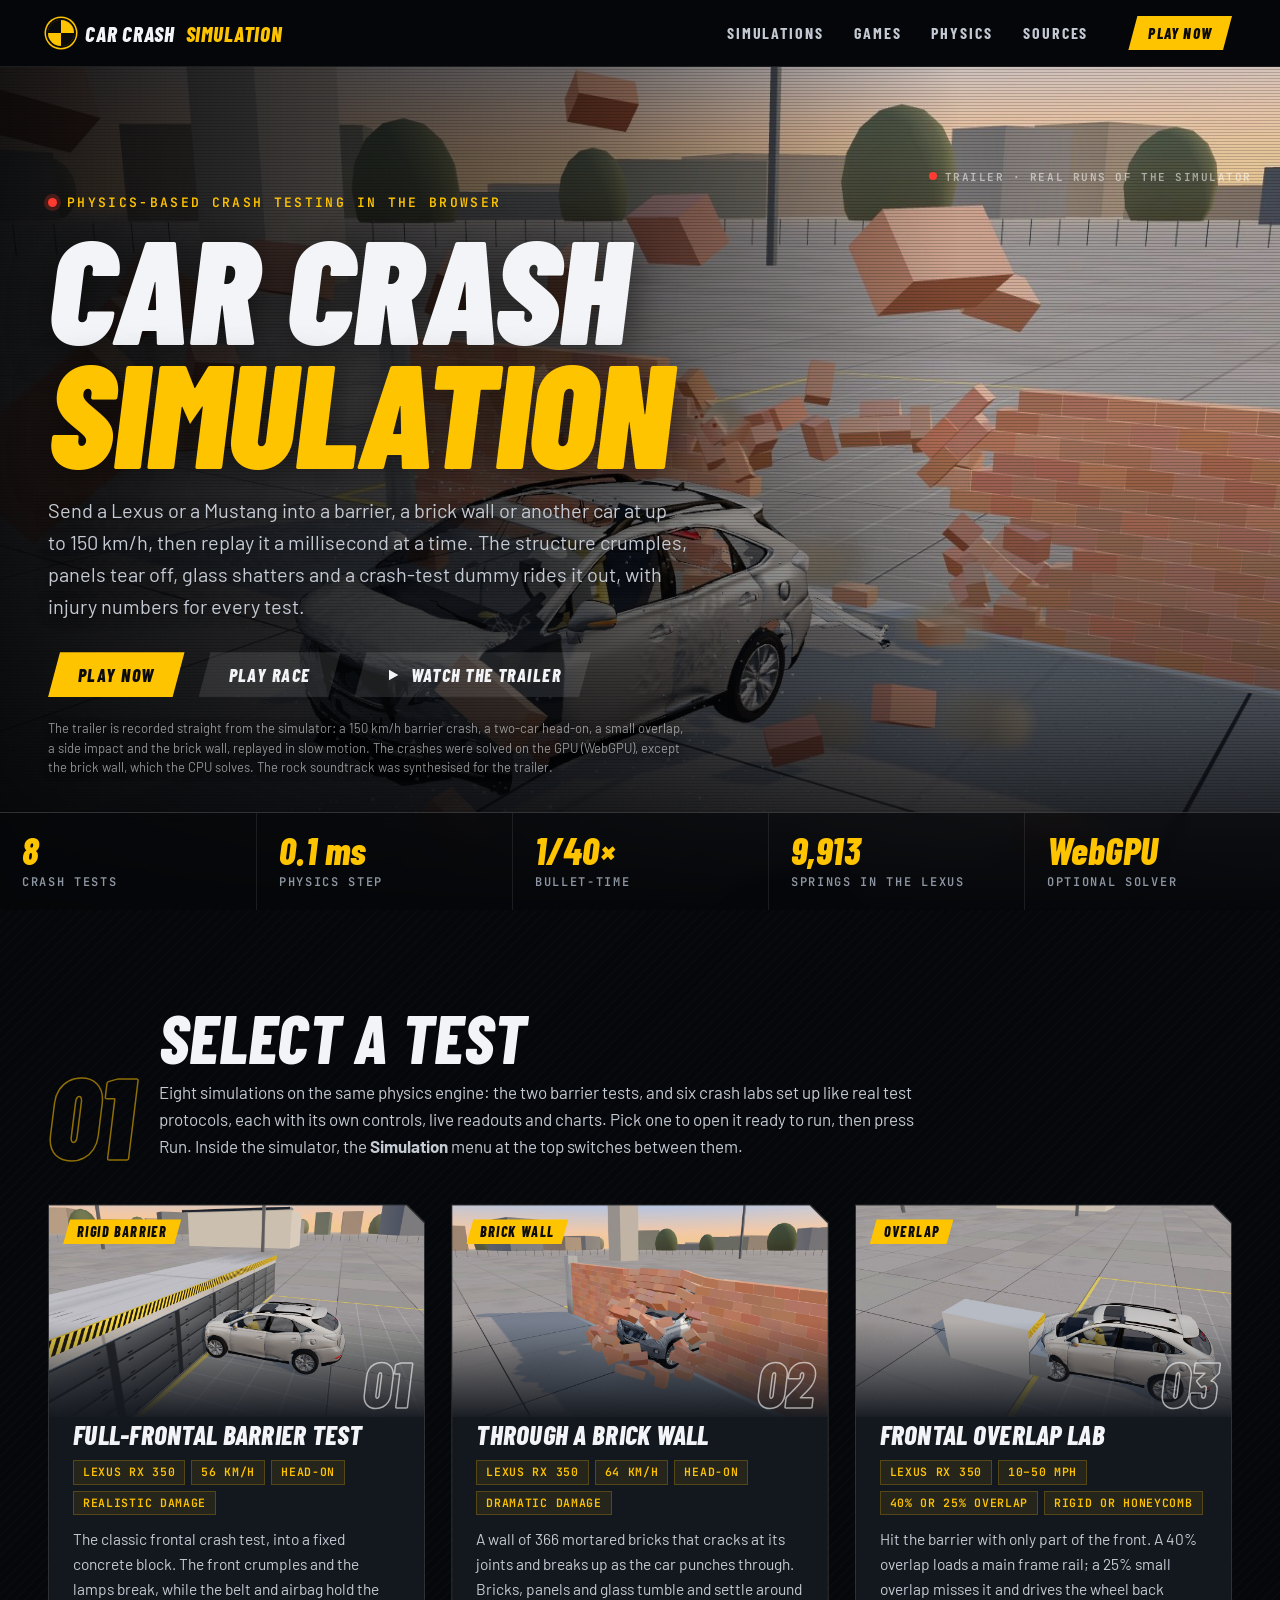
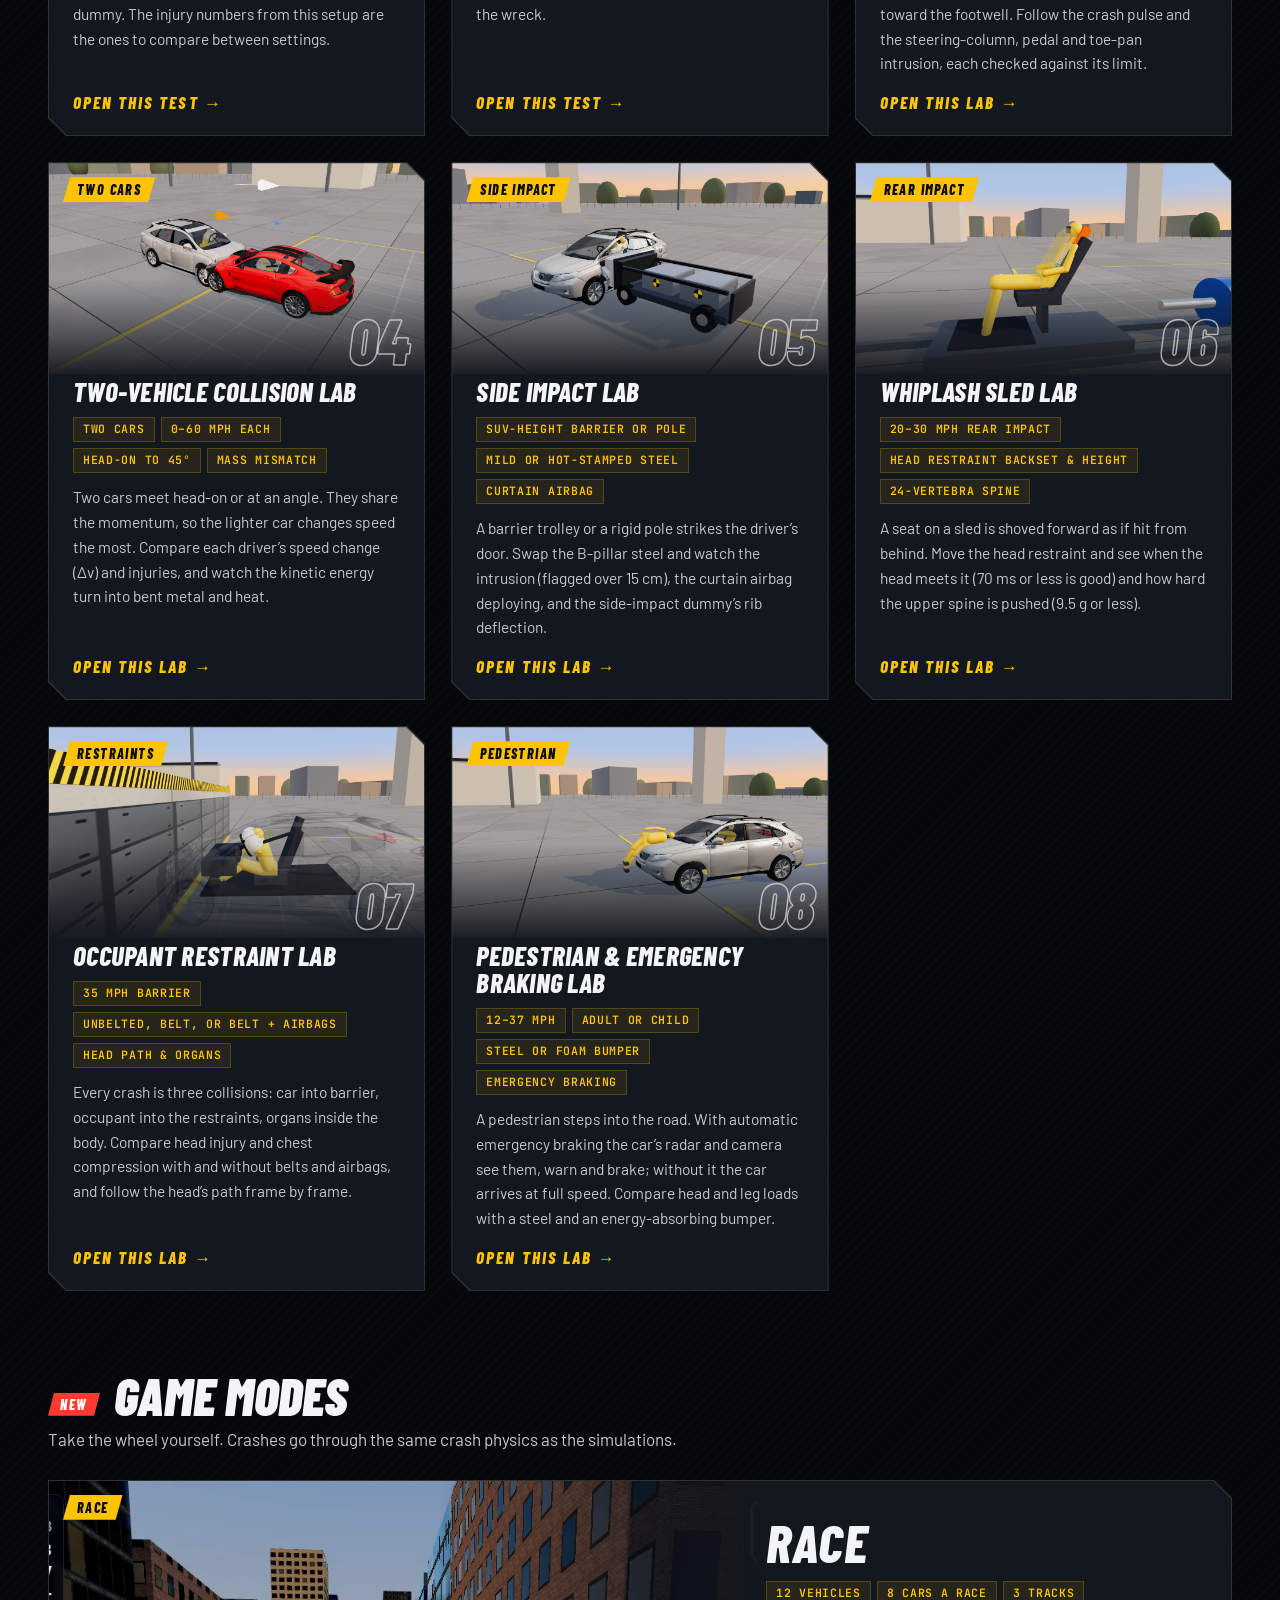
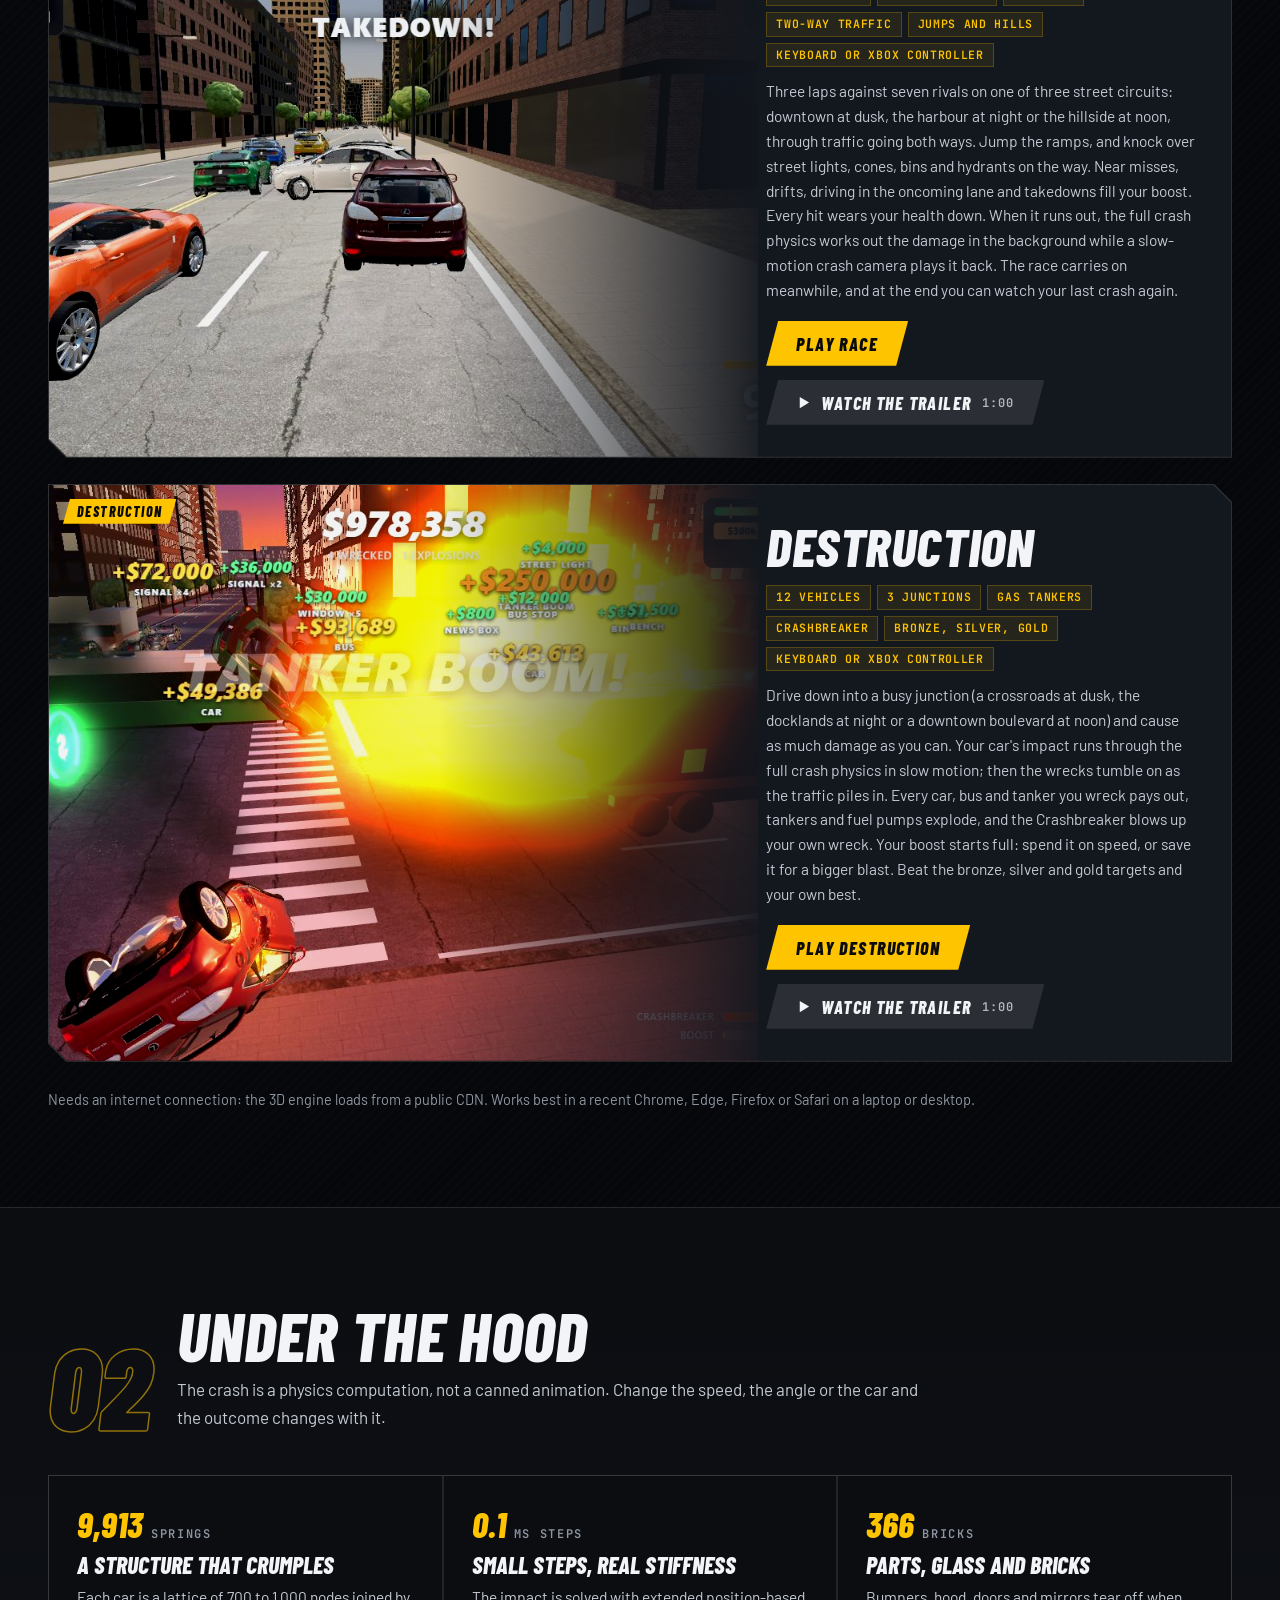
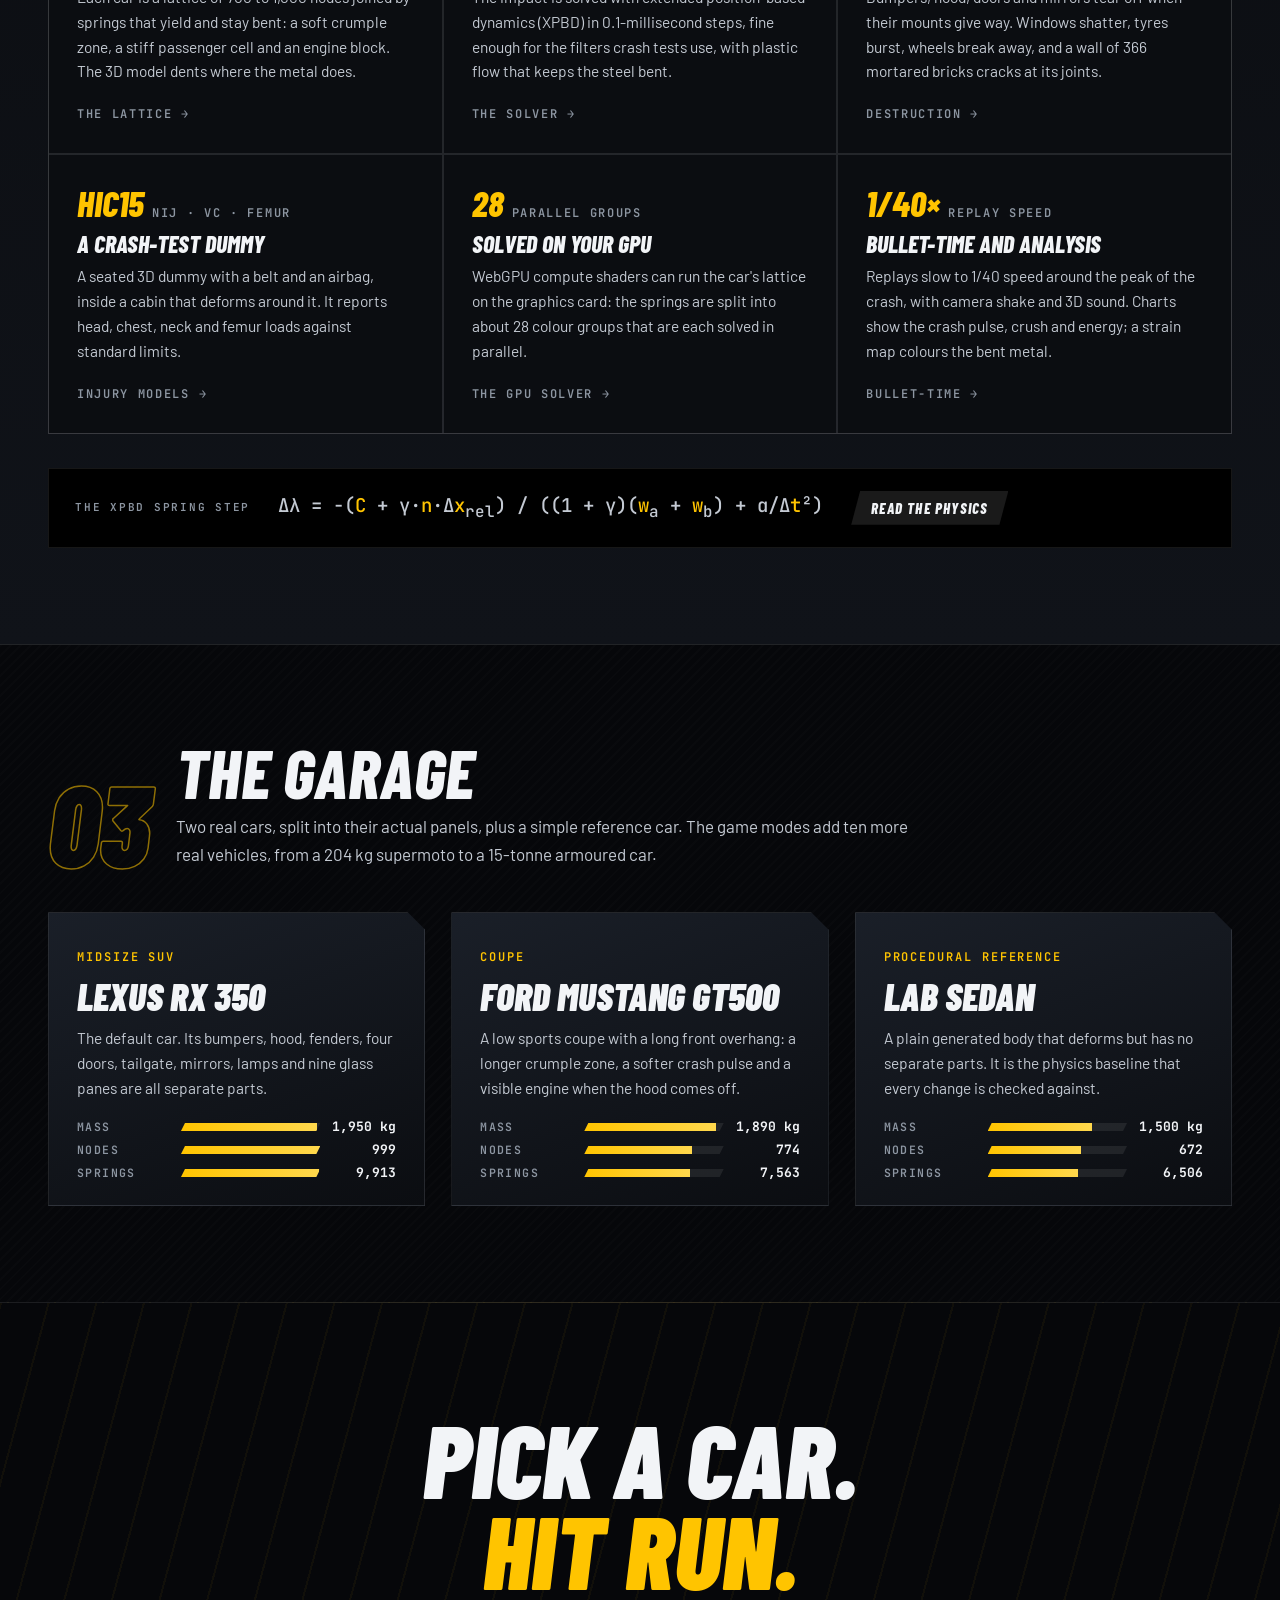
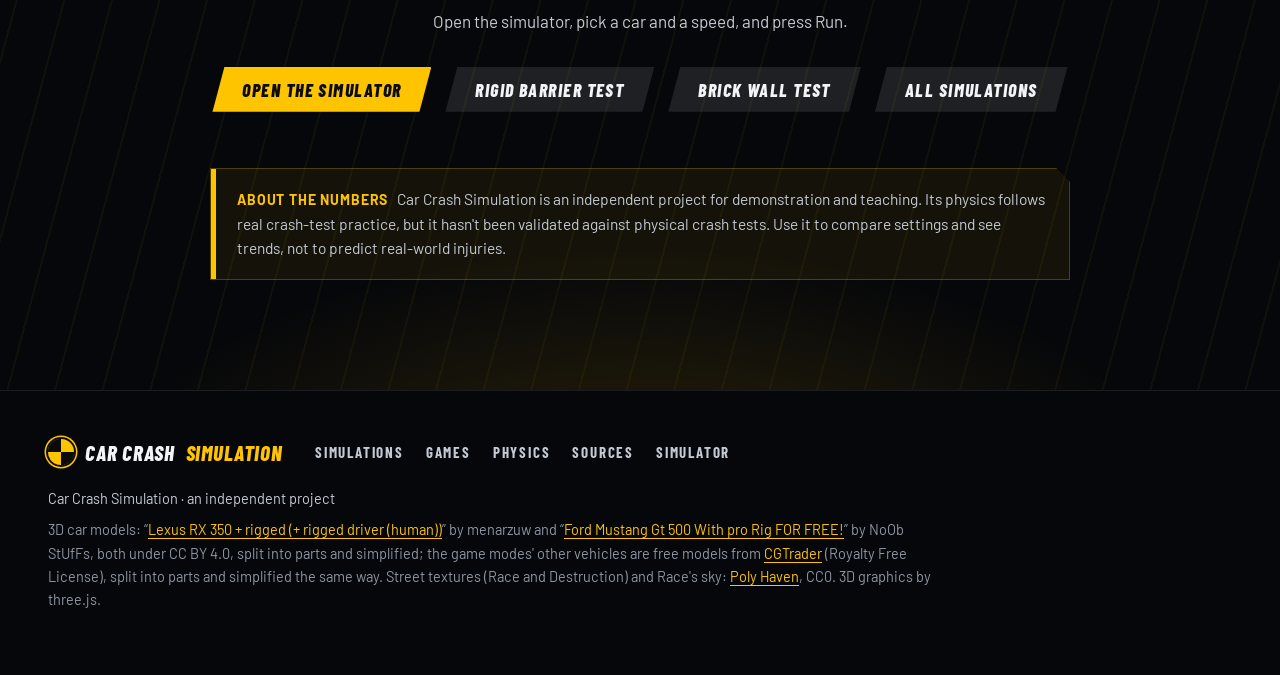
<file: home.html>
<!doctype html>
<html lang="en">
<head>
<meta charset="utf-8">
<meta name="viewport" content="width=device-width, initial-scale=1">
<title>Car Crash Simulation</title>
<meta name="description" content="A physics-based car crash simulation that runs in the browser: crumpling structure, parts and glass that break off, and a crash-test dummy with injury criteria.">
<meta name="theme-color" content="#06070a">
<link rel="preconnect" href="https://fonts.googleapis.com">
<link rel="preconnect" href="https://fonts.gstatic.com" crossorigin>
<link rel="stylesheet" href="https://fonts.googleapis.com/css2?family=Barlow+Condensed:ital,wght@0,600;0,700;0,800;1,700;1,800;1,900&family=Barlow:wght@400;500;600;700&family=JetBrains+Mono:wght@500;600;700&display=swap">
<link rel="stylesheet" href="css/site.css">
</head>
<body>

<header class="top">
  <div class="wrap">
    <a class="logo" href="#top"><i class="target"></i>Car Crash <b>Simulation</b></a>
    <nav class="nav" aria-label="Site">
      <a href="#simulations">Simulations</a>
      <a href="#games">Games</a>
      <a href="physics.html">Physics</a>
      <a href="sources.html">Sources</a>
    </nav>
    <a class="btn primary small" href="Simulator.html">Play now</a>
  </div>
</header>

<main>
  <section class="hero" id="top">
    <video id="loop" src="media/hero-loop.mp4" class="hero-video" poster="media/poster.jpg" muted loop playsinline preload="auto" aria-hidden="true"
      data-portrait="media/hero-loop-mobile.mp4" data-portrait-poster="media/poster-mobile.jpg"></video>
    <video id="reel" src="media/crash-reel.mp4" class="hero-video hero-reel" playsinline controls preload="none" hidden
      data-portrait="media/crash-reel-mobile.mp4" data-portrait-poster="media/poster-mobile.jpg"
      aria-label="One-minute trailer: crash tests recorded from the simulator, cut to a rock soundtrack"></video>
    <div class="hero-shade"></div>
    <p class="hero-caption"><i></i>Trailer · real runs of the simulator</p>
    <button class="btn small hero-close" id="reel-close" type="button" hidden>Close trailer ✕</button>
    <div class="wrap hero-content">
      <p class="kicker"><span class="dot"></span>Physics-based crash testing in the browser</p>
      <h1><span>Car Crash</span><span class="hz-text">Simulation</span></h1>
      <p class="lead">Send a Lexus or a Mustang into a barrier, a brick wall or another car at up to 150&nbsp;km/h, then replay it a millisecond at a time. The structure crumples, panels tear off, glass shatters and a crash-test dummy rides it out, with injury numbers for every test.</p>
      <div class="actions">
        <a class="btn primary" href="Simulator.html">Play now</a>
        <a class="btn" href="Race.html">Play Race</a>
        <button class="btn" id="reel-watch" type="button"><svg width="16" height="16" viewBox="0 0 24 24" aria-hidden="true"><path d="M6 4l14 8-14 8z" fill="currentColor"/></svg>Watch the trailer</button>
      </div>
      <p class="reel-note">The trailer is recorded straight from the simulator: a 150&nbsp;km/h barrier crash, a two-car head-on, a small overlap, a side impact and the brick wall, replayed in slow motion. The crashes were solved on the GPU (WebGPU), except the brick wall, which the CPU solves. The rock soundtrack was synthesised for the trailer.</p>
    </div>
    <div class="hero-stats">
      <div><b>8</b><span>Crash tests</span></div>
      <div><b>0.1&nbsp;ms</b><span>Physics step</span></div>
      <div><b>1/40×</b><span>Bullet-time</span></div>
      <div><b>9,913</b><span>Springs in the Lexus</span></div>
      <div><b>WebGPU</b><span>Optional solver</span></div>
    </div>
  </section>

  <section class="sec" id="simulations">
    <div class="wrap">
      <div class="sec-head">
        <span class="sec-no" aria-hidden="true">01</span>
        <h2>Select a test</h2>
        <p>Eight simulations on the same physics engine: the two barrier tests, and six crash labs set up like real test protocols, each with its own controls, live readouts and charts. Pick one to open it ready to run, then press Run. Inside the simulator, the <b>Simulation</b> menu at the top switches between them.</p>
      </div>
      <div class="labs">
        <a class="card" href="Simulator.html?preset=rigid"><div class="in">
          <div class="shot">
            <img src="media/shot-rigid.jpg" alt="The Lexus pressed into the concrete barrier at the moment of maximum crush, airbag deployed">
            <span class="tag">Rigid barrier</span>
          </div>
          <div class="body">
            <h3>Full-frontal barrier test</h3>
            <ul class="specs"><li>Lexus RX 350</li><li>56 km/h</li><li>Head-on</li><li>Realistic damage</li></ul>
            <p>The classic frontal crash test, into a fixed concrete block. The front crumples and the lamps break, while the belt and airbag hold the dummy. The injury numbers from this setup are the ones to compare between settings.</p>
            <span class="go">Open this test →</span>
          </div>
          </div></a>
        <a class="card" href="Simulator.html?preset=brick"><div class="in">
          <div class="shot">
            <img src="media/shot-brick.jpg" alt="The Lexus bursting through a brick wall, bricks flying">
            <span class="tag">Brick wall</span>
          </div>
          <div class="body">
            <h3>Through a brick wall</h3>
            <ul class="specs"><li>Lexus RX 350</li><li>64 km/h</li><li>Head-on</li><li>Dramatic damage</li></ul>
            <p>A wall of 366 mortared bricks that cracks at its joints and breaks up as the car punches through. Bricks, panels and glass tumble and settle around the wreck.</p>
            <span class="go">Open this test →</span>
          </div>
          </div></a>
        <a class="card" href="Simulator.html?lab=overlap"><div class="in">
          <div class="shot">
            <img src="media/lab-overlap.jpg" alt="The Lexus driving its left front corner into an offset barrier with a crushed aluminium honeycomb face, airbag deployed">
            <span class="tag">Overlap</span>
          </div>
          <div class="body">
            <h3>Frontal overlap lab</h3>
            <ul class="specs"><li>Lexus RX 350</li><li>10&ndash;50 mph</li><li>40% or 25% overlap</li><li>Rigid or honeycomb</li></ul>
            <p>Hit the barrier with only part of the front. A 40% overlap loads a main frame rail; a 25% small overlap misses it and drives the wheel back toward the footwell. Follow the crash pulse and the steering-column, pedal and toe-pan intrusion, each checked against its limit.</p>
            <span class="go">Open this lab &rarr;</span>
          </div>
          </div></a>
        <a class="card" href="Simulator.html?lab=multi"><div class="in">
          <div class="shot">
            <img src="media/lab-multi.jpg" alt="A Mustang and a heavier Lexus SUV crumpled together head-on, with arrows showing each car&rsquo;s momentum">
            <span class="tag">Two cars</span>
          </div>
          <div class="body">
            <h3>Two-vehicle collision lab</h3>
            <ul class="specs"><li>Two cars</li><li>0&ndash;60 mph each</li><li>Head-on to 45&deg;</li><li>Mass mismatch</li></ul>
            <p>Two cars meet head-on or at an angle. They share the momentum, so the lighter car changes speed the most. Compare each driver&rsquo;s speed change (&Delta;v) and injuries, and watch the kinetic energy turn into bent metal and heat.</p>
            <span class="go">Open this lab &rarr;</span>
          </div>
          </div></a>
        <a class="card" href="Simulator.html?lab=side"><div class="in">
          <div class="shot">
            <img src="media/lab-side.jpg" alt="A barrier trolley pushed into the driver&rsquo;s door of the Lexus, the curtain airbag filling the window">
            <span class="tag">Side impact</span>
          </div>
          <div class="body">
            <h3>Side impact lab</h3>
            <ul class="specs"><li>SUV-height barrier or pole</li><li>Mild or hot-stamped steel</li><li>Curtain airbag</li></ul>
            <p>A barrier trolley or a rigid pole strikes the driver&rsquo;s door. Swap the B-pillar steel and watch the intrusion (flagged over 15&nbsp;cm), the curtain airbag deploying, and the side-impact dummy&rsquo;s rib deflection.</p>
            <span class="go">Open this lab &rarr;</span>
          </div>
          </div></a>
        <a class="card" href="Simulator.html?lab=whiplash"><div class="in">
          <div class="shot">
            <img src="media/lab-whiplash.jpg" alt="A crash dummy with a visible spine on a sled seat, its head pressed into the head restraint">
            <span class="tag">Rear impact</span>
          </div>
          <div class="body">
            <h3>Whiplash sled lab</h3>
            <ul class="specs"><li>20&ndash;30 mph rear impact</li><li>Head restraint backset & height</li><li>24-vertebra spine</li></ul>
            <p>A seat on a sled is shoved forward as if hit from behind. Move the head restraint and see when the head meets it (70&nbsp;ms or less is good) and how hard the upper spine is pushed (9.5&nbsp;g or less).</p>
            <span class="go">Open this lab &rarr;</span>
          </div>
          </div></a>
        <a class="card" href="Simulator.html?lab=restraint"><div class="in">
          <div class="shot">
            <img src="media/lab-restraint.jpg" alt="An X-ray view of the dummy held by the seatbelt and airbag as the car crushes against the barrier">
            <span class="tag">Restraints</span>
          </div>
          <div class="body">
            <h3>Occupant restraint lab</h3>
            <ul class="specs"><li>35 mph barrier</li><li>Unbelted, belt, or belt + airbags</li><li>Head path & organs</li></ul>
            <p>Every crash is three collisions: car into barrier, occupant into the restraints, organs inside the body. Compare head injury and chest compression with and without belts and airbags, and follow the head&rsquo;s path frame by frame.</p>
            <span class="go">Open this lab &rarr;</span>
          </div>
          </div></a>
        <a class="card" href="Simulator.html?lab=pedestrian"><div class="in">
          <div class="shot">
            <img src="media/lab-pedestrian.jpg" alt="A crossing pedestrian thrown onto the hood of the Lexus">
            <span class="tag">Pedestrian</span>
          </div>
          <div class="body">
            <h3>Pedestrian &amp; emergency braking lab</h3>
            <ul class="specs"><li>12&ndash;37 mph</li><li>Adult or child</li><li>Steel or foam bumper</li><li>Emergency braking</li></ul>
            <p>A pedestrian steps into the road. With automatic emergency braking the car&rsquo;s radar and camera see them, warn and brake; without it the car arrives at full speed. Compare head and leg loads with a steel and an energy-absorbing bumper.</p>
            <span class="go">Open this lab &rarr;</span>
          </div>
          </div></a>
      </div>

      <h3 class="games-head" id="games">Game modes</h3>
      <p class="sub">Take the wheel yourself. Crashes go through the same crash physics as the simulations.</p>
      <div class="card game"><div class="in">
        <div class="shot">
          <img src="media/race.jpg" alt="Race mode: the player's Lexus in a pack of rival cars on a city street, with a rival spun round by a takedown">
          <video id="race" src="media/race-trailer.mp4" muted playsinline preload="none" data-preview="4,53"
            data-portrait="media/race-trailer-mobile.mp4"
            aria-label="One-minute trailer of the Race game mode at dusk: the start, the pack, near misses with oncoming traffic, a takedown, a jump in slow motion and a head-on crash"></video>
          <span class="tag">Race</span>
        </div>
        <div class="body">
          <h3>Race</h3>
          <ul class="specs"><li>12 vehicles</li><li>8 cars a race</li><li>3 tracks</li><li>Two-way traffic</li><li>Jumps and hills</li><li>Keyboard or Xbox controller</li></ul>
          <p>Three laps against seven rivals on one of three street circuits: downtown at dusk, the harbour at night or the hillside at noon, through traffic going both ways. Jump the ramps, and knock over street lights, cones, bins and hydrants on the way. Near misses, drifts, driving in the oncoming lane and takedowns fill your boost. Every hit wears your health down. When it runs out, the full crash physics works out the damage in the background while a slow-motion crash camera plays it back. The race carries on meanwhile, and at the end you can watch your last crash again.</p>
          <div class="actions">
            <a class="btn primary" href="Race.html">Play Race</a>
            <button class="btn" type="button" data-trailer="race"><svg width="15" height="15" viewBox="0 0 24 24" aria-hidden="true"><path d="M6 3l15 9-15 9z" fill="currentColor"/></svg>Watch the trailer<small>1:00</small></button>
          </div>
        </div>
      </div></div>
      <div class="card game"><div class="in">
        <div class="shot">
          <img src="media/destruction.jpg" alt="Destruction mode: a gas tanker exploding in a busy junction at dusk, a wrecked car flipped over in front, the damage adding up in dollars">
          <video id="destruction" src="media/destruction-trailer.mp4" muted playsinline preload="none" data-preview="3,53"
            data-portrait="media/destruction-trailer-mobile.mp4"
            aria-label="One-minute trailer of the Destruction game mode: a flight over the junction at dusk, then a run over the ramp into the traffic, the crash in slow motion, exploding tankers, the Crashbreaker and a gold medal"></video>
          <span class="tag">Destruction</span>
        </div>
        <div class="body">
          <h3>Destruction</h3>
          <ul class="specs"><li>12 vehicles</li><li>3 junctions</li><li>Gas tankers</li><li>Crashbreaker</li><li>Bronze, silver, gold</li><li>Keyboard or Xbox controller</li></ul>
          <p>Drive down into a busy junction (a crossroads at dusk, the docklands at night or a downtown boulevard at noon) and cause as much damage as you can. Your car's impact runs through the full crash physics in slow motion; then the wrecks tumble on as the traffic piles in. Every car, bus and tanker you wreck pays out, tankers and fuel pumps explode, and the Crashbreaker blows up your own wreck. Your boost starts full: spend it on speed, or save it for a bigger blast. Beat the bronze, silver and gold targets and your own best.</p>
          <div class="actions">
            <a class="btn primary" href="Destruction.html">Play Destruction</a>
            <button class="btn" type="button" data-trailer="destruction"><svg width="15" height="15" viewBox="0 0 24 24" aria-hidden="true"><path d="M6 3l15 9-15 9z" fill="currentColor"/></svg>Watch the trailer<small>1:00</small></button>
          </div>
        </div>
      </div></div>
      <dialog class="trailer-box" id="trailer-box" aria-label="Trailer">
        <button class="trailer-close" type="button" aria-label="Close the trailer">&times;</button>
        <video playsinline controls></video>
      </dialog>
      <p class="hint">Needs an internet connection: the 3D engine loads from a public CDN. Works best in a recent Chrome, Edge, Firefox or Safari on a laptop or desktop.</p>
    </div>
  </section>

  <section class="sec alt" id="tech">
    <div class="wrap">
      <div class="sec-head">
        <span class="sec-no" aria-hidden="true">02</span>
        <h2>Under the hood</h2>
        <p>The crash is a physics computation, not a canned animation. Change the speed, the angle or the car and the outcome changes with it.</p>
      </div>
      <div class="tech">
        <a href="physics.html#1-the-vehicle-as-a-lattice"><b>9,913<small>springs</small></b><h3>A structure that crumples</h3><p>Each car is a lattice of 700 to 1,000 nodes joined by springs that yield and stay bent: a soft crumple zone, a stiff passenger cell and an engine block. The 3D model dents where the metal does.</p><span class="more">The lattice →</span></a>
        <a href="physics.html#2-the-solver-xpbd-with-plastic-flow"><b>0.1<small>ms steps</small></b><h3>Small steps, real stiffness</h3><p>The impact is solved with extended position-based dynamics (XPBD) in 0.1-millisecond steps, fine enough for the filters crash tests use, with plastic flow that keeps the steel bent.</p><span class="more">The solver →</span></a>
        <a href="physics.html#5-destruction"><b>366<small>bricks</small></b><h3>Parts, glass and bricks</h3><p>Bumpers, hood, doors and mirrors tear off when their mounts give way. Windows shatter, tyres burst, wheels break away, and a wall of 366 mortared bricks cracks at its joints.</p><span class="more">Destruction →</span></a>
        <a href="physics.html#occupant-and-injury-models"><b>HIC15<small>Nij · VC · femur</small></b><h3>A crash-test dummy</h3><p>A seated 3D dummy with a belt and an airbag, inside a cabin that deforms around it. It reports head, chest, neck and femur loads against standard limits.</p><span class="more">Injury models →</span></a>
        <a href="physics.html#9-the-gpu-solver-optional"><b>28<small>parallel groups</small></b><h3>Solved on your GPU</h3><p>WebGPU compute shaders can run the car's lattice on the graphics card: the springs are split into about 28 colour groups that are each solved in parallel.</p><span class="more">The GPU solver →</span></a>
        <a href="physics.html#bullet-time-shake-and-sound"><b>1/40×<small>replay speed</small></b><h3>Bullet-time and analysis</h3><p>Replays slow to 1/40 speed around the peak of the crash, with camera shake and 3D sound. Charts show the crash pulse, crush and energy; a strain map colours the bent metal.</p><span class="more">Bullet-time →</span></a>
      </div>
      <div class="equation">
        <span>The XPBD spring step</span>
        <div>Δλ = −(<em>C</em> + γ·<em>n</em>·Δ<em>x</em><sub>rel</sub>) / ((1 + γ)(<em>w</em><sub>a</sub> + <em>w</em><sub>b</sub>) + α/Δ<em>t</em>²)</div>
        <a class="btn small" href="physics.html">Read the physics</a>
      </div>
    </div>
  </section>

  <section class="sec" id="garage">
    <div class="wrap">
      <div class="sec-head">
        <span class="sec-no" aria-hidden="true">03</span>
        <h2>The garage</h2>
        <p>Two real cars, split into their actual panels, plus a simple reference car. The game modes add ten more real vehicles, from a 204&nbsp;kg supermoto to a 15-tonne armoured car.</p>
      </div>
      <div class="garage">
        <div class="car">
          <span class="class">Midsize SUV</span>
          <h3>Lexus RX 350</h3>
          <p>The default car. Its bumpers, hood, fenders, four doors, tailgate, mirrors, lamps and nine glass panes are all separate parts.</p>
          <dl class="bars">
            <div><dt>Mass</dt><i style="--v: 97.5%"></i><dd>1,950 kg</dd></div>
            <div><dt>Nodes</dt><i style="--v: 99.9%"></i><dd>999</dd></div>
            <div><dt>Springs</dt><i style="--v: 99.1%"></i><dd>9,913</dd></div>
          </dl>
        </div>
        <div class="car">
          <span class="class">Coupe</span>
          <h3>Ford Mustang GT500</h3>
          <p>A low sports coupe with a long front overhang: a longer crumple zone, a softer crash pulse and a visible engine when the hood comes off.</p>
          <dl class="bars">
            <div><dt>Mass</dt><i style="--v: 94.5%"></i><dd>1,890 kg</dd></div>
            <div><dt>Nodes</dt><i style="--v: 77.4%"></i><dd>774</dd></div>
            <div><dt>Springs</dt><i style="--v: 75.6%"></i><dd>7,563</dd></div>
          </dl>
        </div>
        <div class="car">
          <span class="class">Procedural reference</span>
          <h3>Lab sedan</h3>
          <p>A plain generated body that deforms but has no separate parts. It is the physics baseline that every change is checked against.</p>
          <dl class="bars">
            <div><dt>Mass</dt><i style="--v: 75%"></i><dd>1,500 kg</dd></div>
            <div><dt>Nodes</dt><i style="--v: 67.2%"></i><dd>672</dd></div>
            <div><dt>Springs</dt><i style="--v: 65.1%"></i><dd>6,506</dd></div>
          </dl>
        </div>
      </div>
    </div>
  </section>

  <section class="go-band">
    <div class="wrap">
      <h2>Pick a car.<br><span class="hz-text">Hit Run.</span></h2>
      <p>Open the simulator, pick a car and a speed, and press Run.</p>
      <div class="actions">
        <a class="btn primary" href="Simulator.html">Open the simulator</a>
        <a class="btn" href="Simulator.html?preset=rigid">Rigid barrier test</a>
        <a class="btn" href="Simulator.html?preset=brick">Brick wall test</a>
        <a class="btn" href="#simulations">All simulations</a>
      </div>
      <div class="note"><strong>About the numbers</strong> Car Crash Simulation is an independent project for demonstration and teaching. Its physics follows real crash-test practice, but it hasn't been validated against physical crash tests. Use it to compare settings and see trends, not to predict real-world injuries.</div>
    </div>
  </section>
</main>

<footer class="foot">
  <div class="wrap">
    <div class="row">
      <a class="logo" href="#top"><i class="target"></i>Car Crash <b>Simulation</b></a>
      <nav aria-label="Footer">
        <a href="#simulations">Simulations</a>
        <a href="#games">Games</a>
        <a href="physics.html">Physics</a>
        <a href="sources.html">Sources</a>
        <a href="Simulator.html">Simulator</a>
      </nav>
    </div>
    <p class="indie">Car Crash Simulation · an independent project</p>
    <p>3D car models: “<a href="https://sketchfab.com/3d-models/lexus-rx-350-rigged-rigged-driver-human-6b9a1994b2dd445c8248270c81eead6b">Lexus RX 350 + rigged (+ rigged driver (human))</a>” by menarzuw and “<a href="https://sketchfab.com/3d-models/ford-mustang-gt-500-with-pro-rig-for-free-f26a29f766844f46910547d6d2cc291d">Ford Mustang Gt 500 With pro Rig FOR FREE!</a>” by NoOb StUfFs, both under CC BY 4.0, split into parts and simplified; the game modes' other vehicles are free models from <a href="https://www.cgtrader.com/pages/terms-and-conditions">CGTrader</a> (Royalty Free License), split into parts and simplified the same way. Street textures (Race and Destruction) and Race's sky: <a href="https://polyhaven.com">Poly Haven</a>, CC0. 3D graphics by three.js.</p>
  </div>
</footer>

<script>
  // Behind the title runs a silent loop of crash footage (unless the visitor prefers reduced
  // motion). "Watch the trailer" swaps it for the trailer, with its soundtrack and the controls.
  // The game cards preview their trailers silently on hover and open them, with sound, in a box over
  // the page; on a phone held upright they are the 9:16 cuts (data-portrait). In the single-file
  // build (Car Crash Simulation.html) the videos are embedded as base64 (#<video id>-data) and
  // turned into blob URLs here.
  (function () {
    var loop = document.getElementById('loop'), reel = document.getElementById('reel');
    if (!loop || !reel) return;
    Array.prototype.forEach.call(document.querySelectorAll('video[id]'), function (v) {
      var data = document.getElementById(v.id + '-data');
      if (!data) return;
      var bin = atob(data.textContent.replace(/\s+/g, '')), buf = new Uint8Array(bin.length);
      for (var i = 0; i < bin.length; i++) buf[i] = bin.charCodeAt(i);
      v.src = URL.createObjectURL(new Blob([buf], { type: 'video/mp4' }));
    });
    // on a phone held upright, the 9:16 cuts (data-portrait): the hero's here, the game trailers' in their box
    var upright = window.matchMedia && window.matchMedia('(orientation: portrait) and (max-width: 760px)').matches;
    if (upright) Array.prototype.forEach.call(document.querySelectorAll('.hero video[data-portrait]'), function (v) {
      v.src = v.dataset.portrait; v.poster = v.dataset.portraitPoster;
    });
    var hero = loop.closest('.hero'), watch = document.getElementById('reel-watch'), close = document.getElementById('reel-close');
    var still = window.matchMedia && window.matchMedia('(prefers-reduced-motion: reduce)').matches;
    var play = function (v) { var q = v.play(); if (q && q.catch) q.catch(function () { /* blocked: the controls are there */ }); };
    watch.addEventListener('click', function () {
      hero.classList.add('cinema'); close.hidden = false; reel.hidden = false;
      loop.pause(); reel.muted = false; if (!reel.volume) reel.volume = 1; reel.currentTime = 0; play(reel);
      hero.scrollIntoView({ behavior: 'smooth', block: 'start' });
    });
    function leave() {
      reel.pause(); reel.hidden = true; hero.classList.remove('cinema'); close.hidden = true;
      if (!still) play(loop);
      watch.focus();
    }
    close.addEventListener('click', leave);
    reel.addEventListener('ended', leave);
    document.addEventListener('keydown', function (e) { if (e.key === 'Escape' && hero.classList.contains('cinema')) leave(); });
    if (!still) play(loop);
    // the game cards: while the pointer is over a card its trailer plays silently in the picture, looping
    // the action (data-preview: from, to in s; not on touch screens or with reduced motion). The picture
    // and "Watch the trailer" open the trailer with sound in a box over the page.
    var box = document.getElementById('trailer-box'), boxVideo = box.querySelector('video');
    var hover = window.matchMedia && window.matchMedia('(hover: hover) and (pointer: fine)').matches;
    Array.prototype.forEach.call(document.querySelectorAll('.card.game'), function (card) {
      var v = card.querySelector('.shot video'), range = (v.dataset.preview || '0,1e9').split(',').map(Number);
      v.addEventListener('playing', function () { card.classList.add('previewing'); });
      v.addEventListener('timeupdate', function () { if (v.currentTime > range[1]) v.currentTime = range[0]; });
      if (hover && !still) {
        card.addEventListener('mouseenter', function () {
          if (v.currentTime < range[0] || v.currentTime > range[1]) v.currentTime = range[0];
          v.preload = 'auto'; play(v);
        });
        card.addEventListener('mouseleave', function () { v.pause(); card.classList.remove('previewing'); });
      }
      var open = function () {
        if (hero.classList.contains('cinema')) leave();
        loop.pause(); v.pause(); card.classList.remove('previewing');
        var tall = upright && v.dataset.portrait;
        box.classList.toggle('portrait', !!tall);
        boxVideo.src = tall || v.currentSrc || v.src;
        box.showModal();
        boxVideo.muted = false; if (!boxVideo.volume) boxVideo.volume = 1; play(boxVideo);
      };
      card.querySelector('.shot').addEventListener('click', open);
      card.querySelector('[data-trailer]').addEventListener('click', open);
    });
    var shut = function () { if (box.open) box.close(); };
    box.addEventListener('close', function () { boxVideo.pause(); boxVideo.removeAttribute('src'); boxVideo.load(); if (!still) play(loop); });
    box.addEventListener('click', function (e) { if (e.target === box) shut(); });   // outside the video
    box.querySelector('.trailer-close').addEventListener('click', shut);
    boxVideo.addEventListener('ended', shut);
  })();
</script>
</body>
</html>
</file>
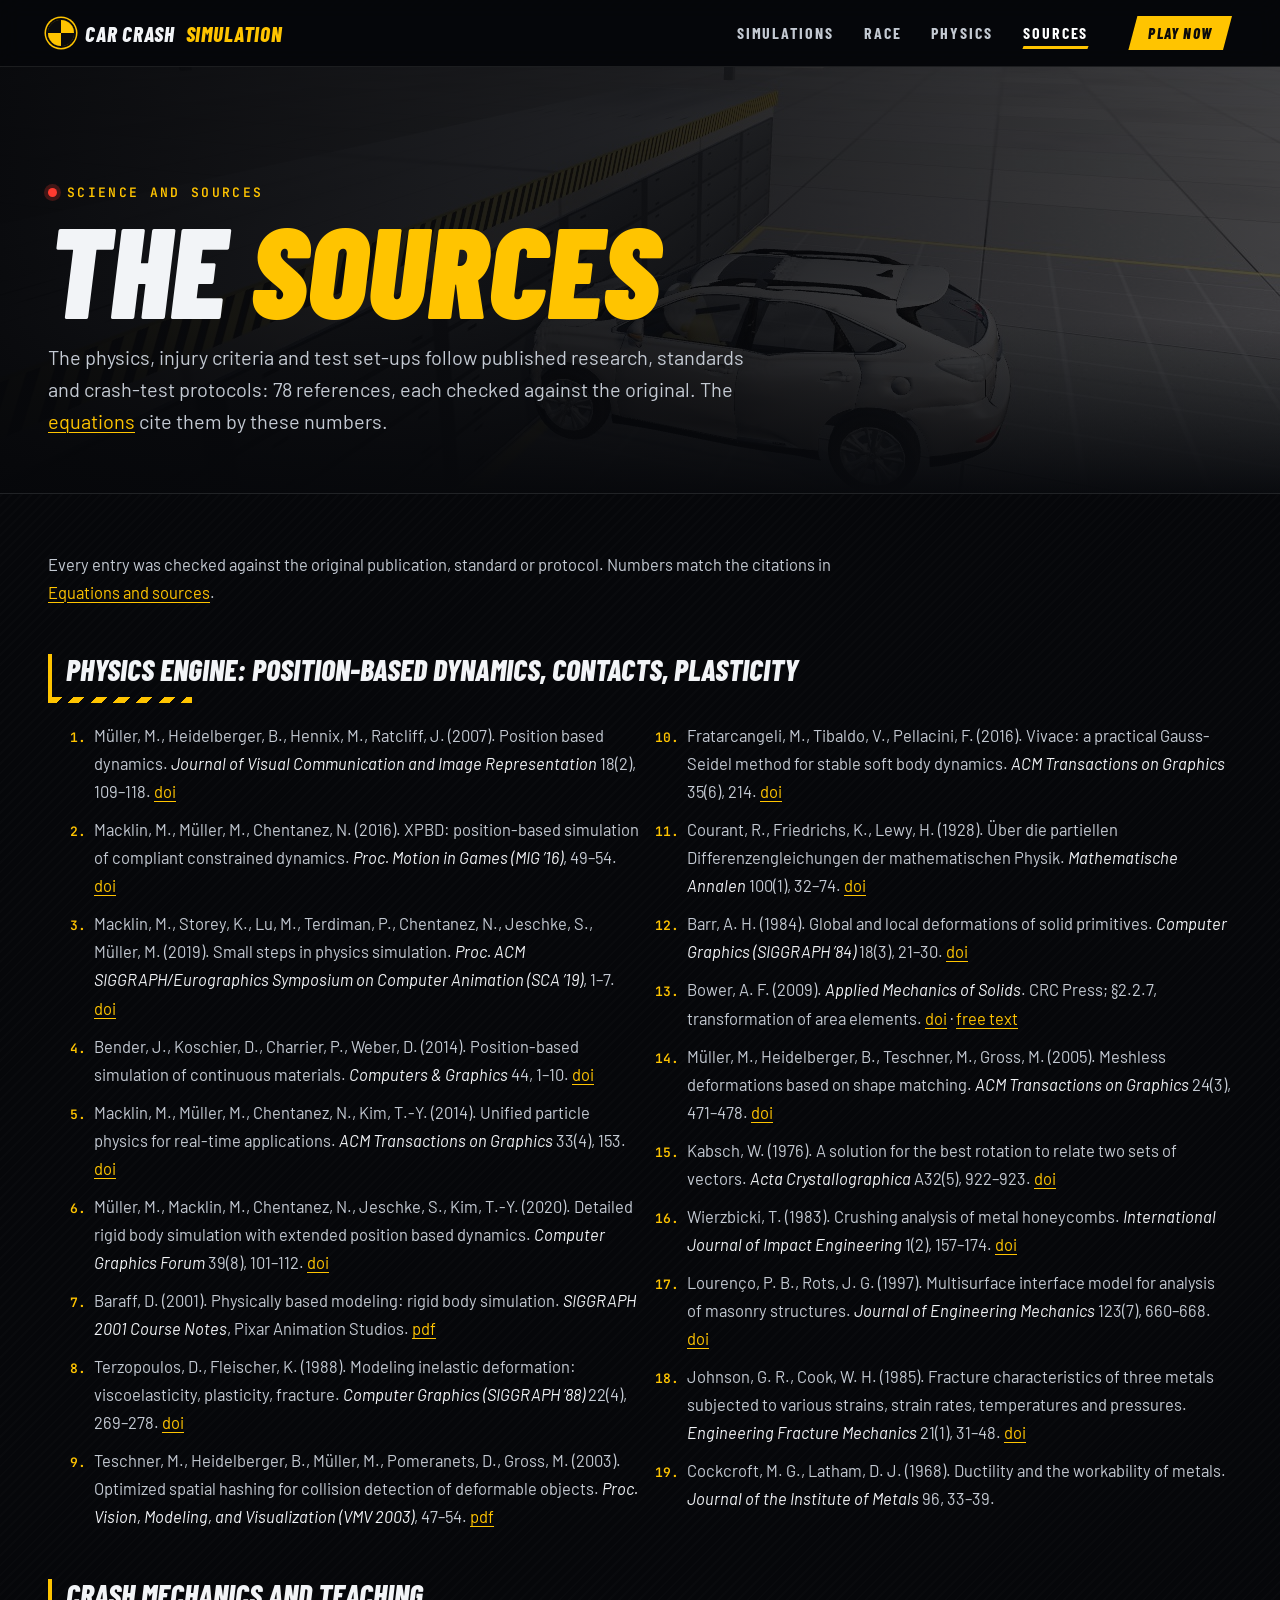
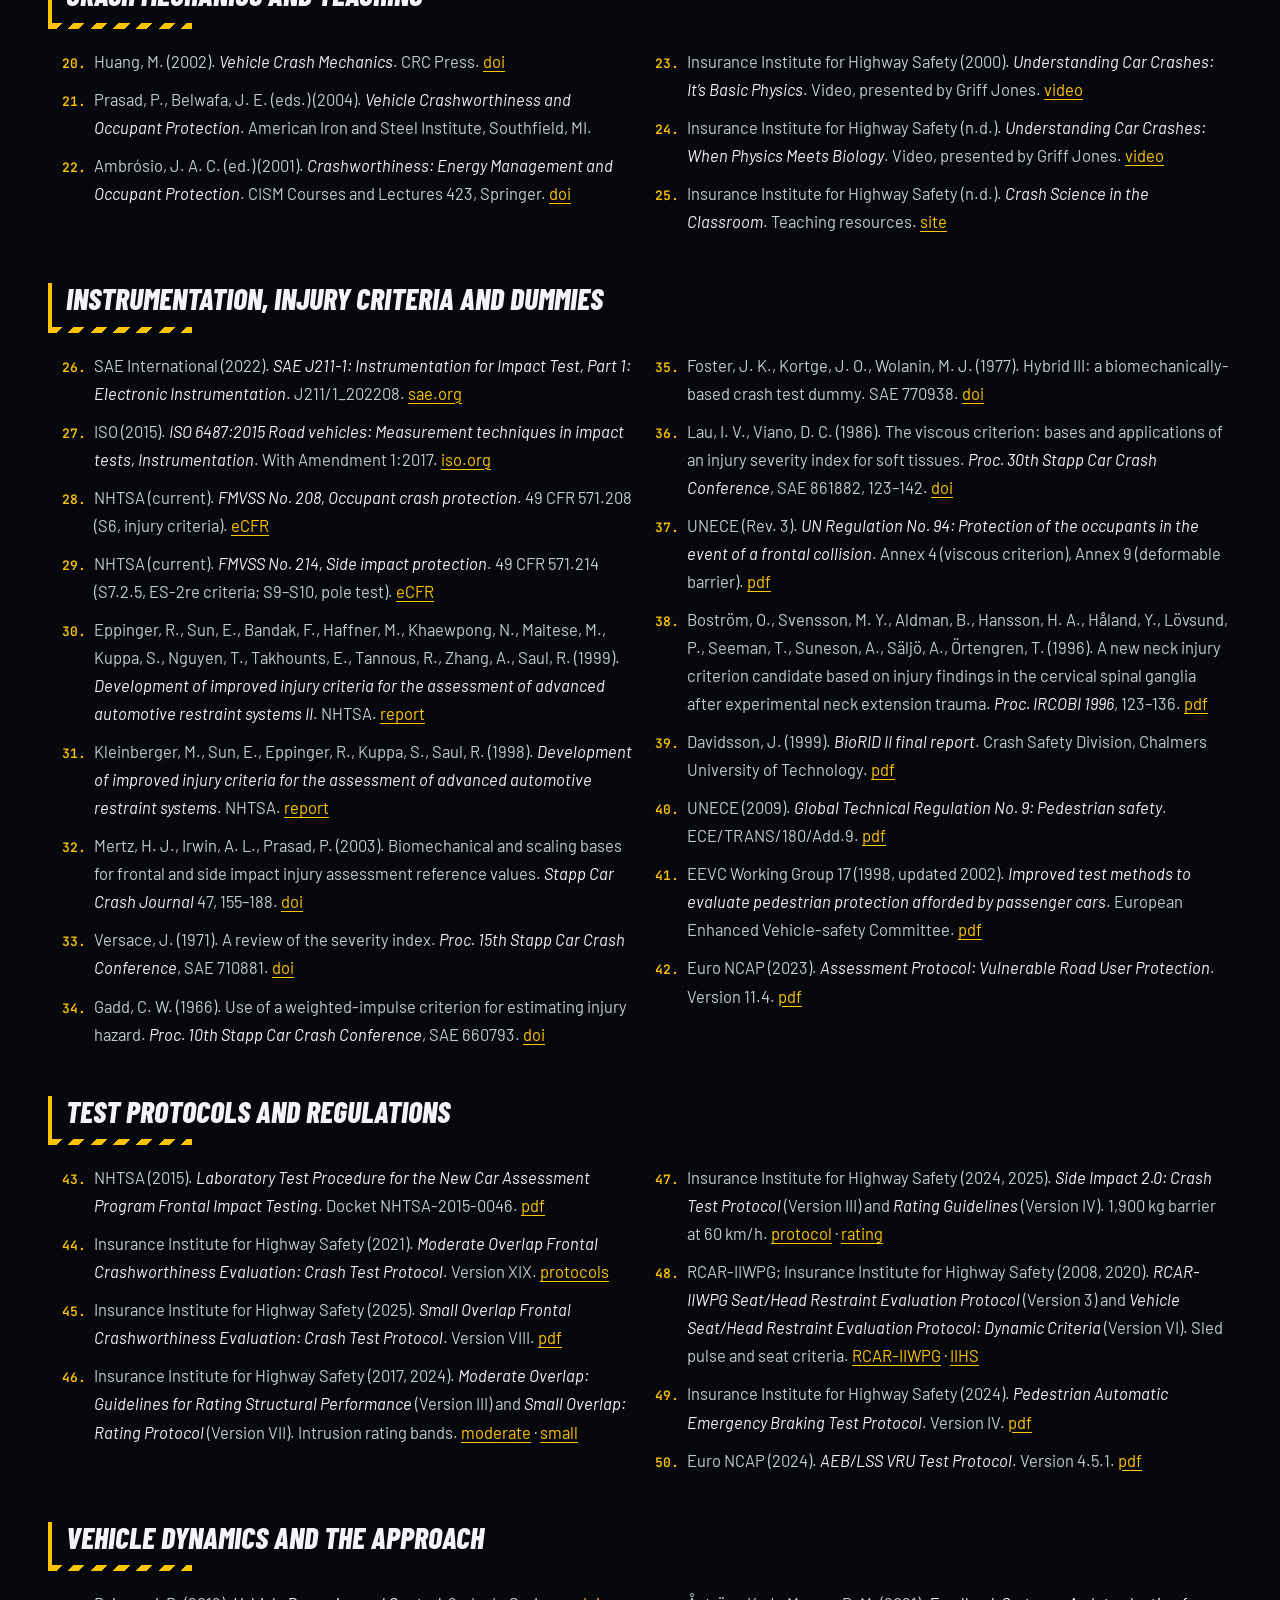
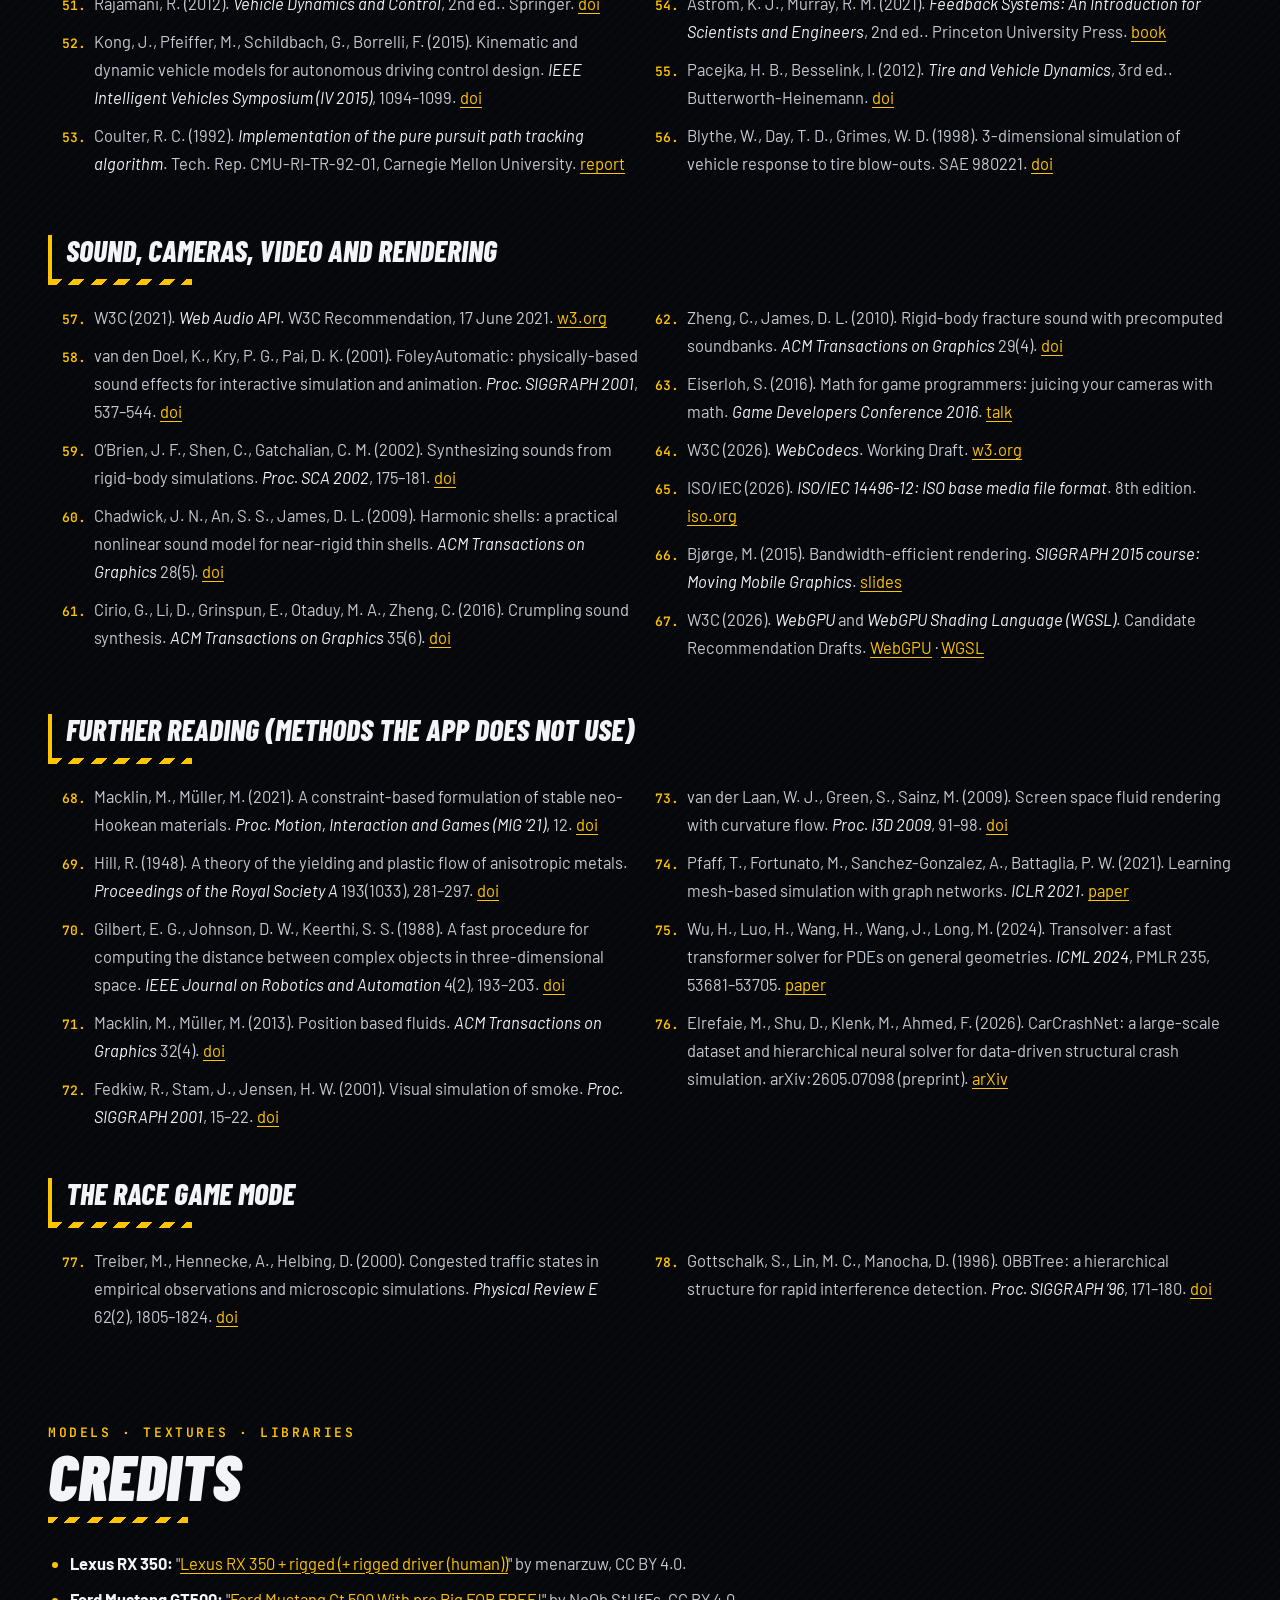
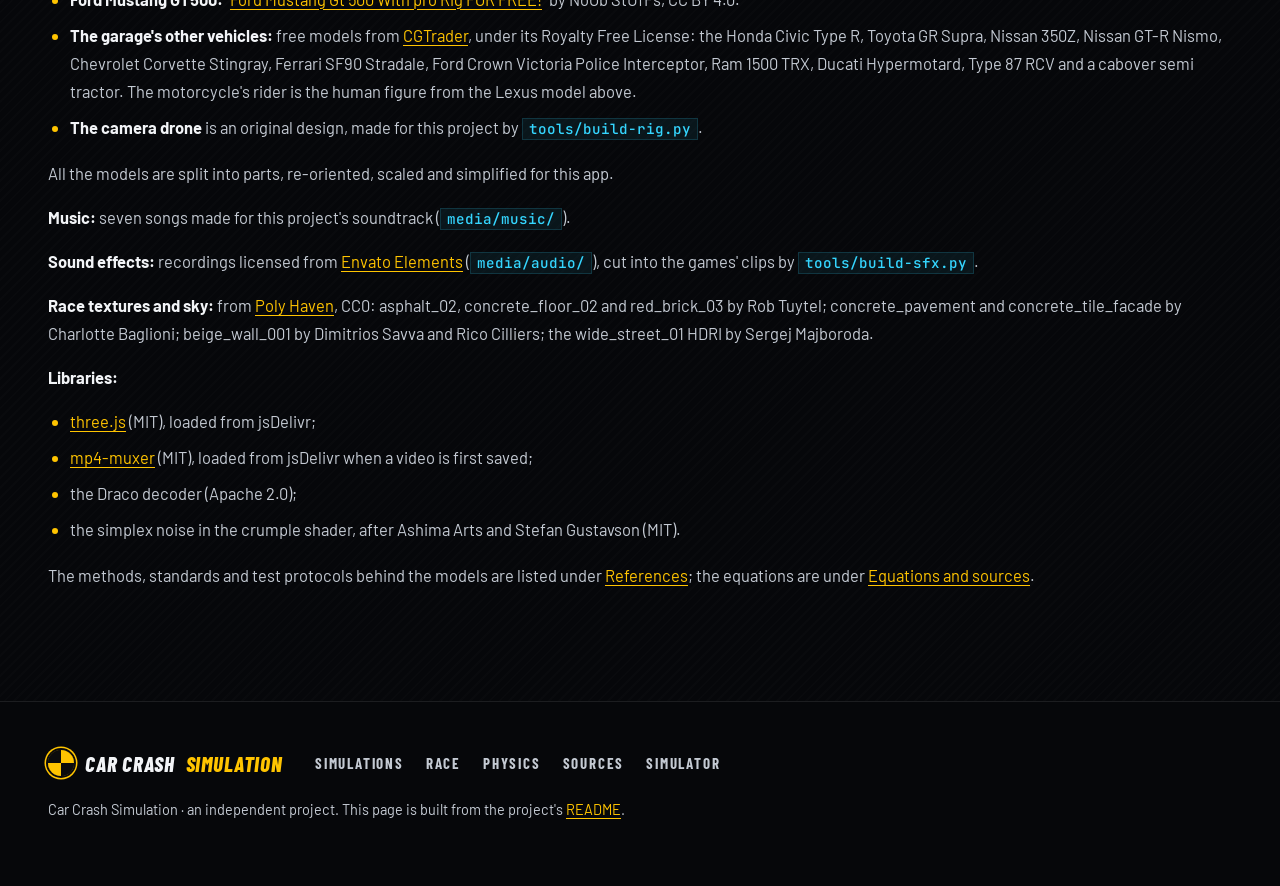
<file: sources.html>
<!doctype html>
<!-- Generated by tools/build-site.js from README.md. Edit that and rebuild. -->
<html lang="en">
<head>
<meta charset="utf-8">
<meta name="viewport" content="width=device-width, initial-scale=1">
<title>Sources · Car Crash Simulation</title>
<meta name="description" content="The research, standards and crash-test protocols behind Car Crash Simulation, numbered as the equations cite them, and the credits for the car models and libraries.">
<meta name="theme-color" content="#06070a">
<link rel="preconnect" href="https://fonts.googleapis.com">
<link rel="preconnect" href="https://fonts.gstatic.com" crossorigin>
<link rel="stylesheet" href="https://fonts.googleapis.com/css2?family=Barlow+Condensed:ital,wght@0,600;0,700;0,800;1,700;1,800;1,900&family=Barlow:wght@400;500;600;700&family=JetBrains+Mono:wght@500;600;700&display=swap">
<link rel="stylesheet" href="css/site.css">
</head>
<body>

<header class="top">
  <div class="wrap">
    <a class="logo" href="home.html"><i class="target"></i>Car Crash <b>Simulation</b></a>
    <nav class="nav" aria-label="Site">
      <a href="home.html#simulations">Simulations</a>
      <a href="home.html#games">Race</a>
      <a href="physics.html">Physics</a>
      <a href="sources.html" aria-current="page">Sources</a>
    </nav>
    <a class="btn primary small" href="Simulator.html">Play now</a>
  </div>
</header>

<main>
<section class="page-hero">
  <img src="media/shot-rigid.jpg" alt="">
  <div class="wrap">
    <p class="kicker"><span class="dot"></span>Science and sources</p>
    <h1>The <span class="hz-text">sources</span></h1>
    <p class="lead">The physics, injury criteria and test set-ups follow published research, standards and crash-test protocols: 78 references, each checked against the original. The <a href="physics.html#equations-and-sources">equations</a> cite them by these numbers.</p>
  </div>
</section>
<div class="wrap" style="padding-top:56px;padding-bottom:96px">
  <article class="doc" id="references">
<div class="refs-intro"><p>Every entry was checked against the original publication, standard or protocol. Numbers match the citations in <a href="physics.html#equations-and-sources">Equations and sources</a>.</p></div>
<section class="refgroup">
  <h2 id="physics-engine-position-based-dynamics-contacts-plasticity">Physics engine: position-based dynamics, contacts, plasticity</h2>
  <ol start="1">
    <li id="ref-1" value="1">Müller, M., Heidelberger, B., Hennix, M., Ratcliff, J. (2007). Position based dynamics. <em>Journal of Visual Communication and Image Representation</em> 18(2), 109–118. <a href="https://doi.org/10.1016/j.jvcir.2007.01.005">doi</a></li>
    <li id="ref-2" value="2">Macklin, M., Müller, M., Chentanez, N. (2016). XPBD: position-based simulation of compliant constrained dynamics. <em>Proc. Motion in Games (MIG ’16)</em>, 49–54. <a href="https://doi.org/10.1145/2994258.2994272">doi</a></li>
    <li id="ref-3" value="3">Macklin, M., Storey, K., Lu, M., Terdiman, P., Chentanez, N., Jeschke, S., Müller, M. (2019). Small steps in physics simulation. <em>Proc. ACM SIGGRAPH/Eurographics Symposium on Computer Animation (SCA ’19)</em>, 1–7. <a href="https://doi.org/10.1145/3309486.3340247">doi</a></li>
    <li id="ref-4" value="4">Bender, J., Koschier, D., Charrier, P., Weber, D. (2014). Position-based simulation of continuous materials. <em>Computers &amp; Graphics</em> 44, 1–10. <a href="https://doi.org/10.1016/j.cag.2014.07.004">doi</a></li>
    <li id="ref-5" value="5">Macklin, M., Müller, M., Chentanez, N., Kim, T.-Y. (2014). Unified particle physics for real-time applications. <em>ACM Transactions on Graphics</em> 33(4), 153. <a href="https://doi.org/10.1145/2601097.2601152">doi</a></li>
    <li id="ref-6" value="6">Müller, M., Macklin, M., Chentanez, N., Jeschke, S., Kim, T.-Y. (2020). Detailed rigid body simulation with extended position based dynamics. <em>Computer Graphics Forum</em> 39(8), 101–112. <a href="https://doi.org/10.1111/cgf.14105">doi</a></li>
    <li id="ref-7" value="7">Baraff, D. (2001). Physically based modeling: rigid body simulation. <em>SIGGRAPH 2001 Course Notes</em>, Pixar Animation Studios. <a href="http://graphics.stanford.edu/courses/cs348c-23-winter/BWCourseNotes/notesg_rigid.pdf">pdf</a></li>
    <li id="ref-8" value="8">Terzopoulos, D., Fleischer, K. (1988). Modeling inelastic deformation: viscoelasticity, plasticity, fracture. <em>Computer Graphics (SIGGRAPH ’88)</em> 22(4), 269–278. <a href="https://doi.org/10.1145/378456.378522">doi</a></li>
    <li id="ref-9" value="9">Teschner, M., Heidelberger, B., Müller, M., Pomeranets, D., Gross, M. (2003). Optimized spatial hashing for collision detection of deformable objects. <em>Proc. Vision, Modeling, and Visualization (VMV 2003)</em>, 47–54. <a href="https://matthias-research.github.io/pages/publications/tetraederCollision.pdf">pdf</a></li>
    <li id="ref-10" value="10">Fratarcangeli, M., Tibaldo, V., Pellacini, F. (2016). Vivace: a practical Gauss-Seidel method for stable soft body dynamics. <em>ACM Transactions on Graphics</em> 35(6), 214. <a href="https://doi.org/10.1145/2980179.2982437">doi</a></li>
    <li id="ref-11" value="11">Courant, R., Friedrichs, K., Lewy, H. (1928). Über die partiellen Differenzengleichungen der mathematischen Physik. <em>Mathematische Annalen</em> 100(1), 32–74. <a href="https://doi.org/10.1007/BF01448839">doi</a></li>
    <li id="ref-12" value="12">Barr, A. H. (1984). Global and local deformations of solid primitives. <em>Computer Graphics (SIGGRAPH ’84)</em> 18(3), 21–30. <a href="https://doi.org/10.1145/964965.808573">doi</a></li>
    <li id="ref-13" value="13">Bower, A. F. (2009). <em>Applied Mechanics of Solids</em>. CRC Press; §2.2.7, transformation of area elements. <a href="https://doi.org/10.1201/9781439802489">doi</a> · <a href="http://solidmechanics.org">free text</a></li>
    <li id="ref-14" value="14">Müller, M., Heidelberger, B., Teschner, M., Gross, M. (2005). Meshless deformations based on shape matching. <em>ACM Transactions on Graphics</em> 24(3), 471–478. <a href="https://doi.org/10.1145/1073204.1073216">doi</a></li>
    <li id="ref-15" value="15">Kabsch, W. (1976). A solution for the best rotation to relate two sets of vectors. <em>Acta Crystallographica</em> A32(5), 922–923. <a href="https://doi.org/10.1107/S0567739476001873">doi</a></li>
    <li id="ref-16" value="16">Wierzbicki, T. (1983). Crushing analysis of metal honeycombs. <em>International Journal of Impact Engineering</em> 1(2), 157–174. <a href="https://doi.org/10.1016/0734-743X(83)90004-0">doi</a></li>
    <li id="ref-17" value="17">Lourenço, P. B., Rots, J. G. (1997). Multisurface interface model for analysis of masonry structures. <em>Journal of Engineering Mechanics</em> 123(7), 660–668. <a href="https://doi.org/10.1061/(ASCE)0733-9399(1997)123:7(660)">doi</a></li>
    <li id="ref-18" value="18">Johnson, G. R., Cook, W. H. (1985). Fracture characteristics of three metals subjected to various strains, strain rates, temperatures and pressures. <em>Engineering Fracture Mechanics</em> 21(1), 31–48. <a href="https://doi.org/10.1016/0013-7944(85)90052-9">doi</a></li>
    <li id="ref-19" value="19">Cockcroft, M. G., Latham, D. J. (1968). Ductility and the workability of metals. <em>Journal of the Institute of Metals</em> 96, 33–39.</li>
  </ol>
</section>
<section class="refgroup">
  <h2 id="crash-mechanics-and-teaching">Crash mechanics and teaching</h2>
  <ol start="20">
    <li id="ref-20" value="20">Huang, M. (2002). <em>Vehicle Crash Mechanics</em>. CRC Press. <a href="https://doi.org/10.1201/9781420041866">doi</a></li>
    <li id="ref-21" value="21">Prasad, P., Belwafa, J. E. (eds.) (2004). <em>Vehicle Crashworthiness and Occupant Protection</em>. American Iron and Steel Institute, Southfield, MI.</li>
    <li id="ref-22" value="22">Ambrósio, J. A. C. (ed.) (2001). <em>Crashworthiness: Energy Management and Occupant Protection</em>. CISM Courses and Lectures 423, Springer. <a href="https://doi.org/10.1007/978-3-7091-2572-4">doi</a></li>
    <li id="ref-23" value="23">Insurance Institute for Highway Safety (2000). <em>Understanding Car Crashes: It’s Basic Physics</em>. Video, presented by Griff Jones. <a href="https://classroom.iihs.org/its-basic-physics-full-video/">video</a></li>
    <li id="ref-24" value="24">Insurance Institute for Highway Safety (n.d.). <em>Understanding Car Crashes: When Physics Meets Biology</em>. Video, presented by Griff Jones. <a href="https://classroom.iihs.org/when-physics-meets-biology-video-segments-with-questions/">video</a></li>
    <li id="ref-25" value="25">Insurance Institute for Highway Safety (n.d.). <em>Crash Science in the Classroom</em>. Teaching resources. <a href="https://classroom.iihs.org/crash-science-in-the-classroom/">site</a></li>
  </ol>
</section>
<section class="refgroup">
  <h2 id="instrumentation-injury-criteria-and-dummies">Instrumentation, injury criteria and dummies</h2>
  <ol start="26">
    <li id="ref-26" value="26">SAE International (2022). <em>SAE J211-1: Instrumentation for Impact Test, Part 1: Electronic Instrumentation</em>. J211/1_202208. <a href="https://saemobilus.sae.org/standards/j2111_202208-instrumentation-impact-test-part-1-electronic-instrumentation">sae.org</a></li>
    <li id="ref-27" value="27">ISO (2015). <em>ISO 6487:2015 Road vehicles: Measurement techniques in impact tests, Instrumentation</em>. With Amendment 1:2017. <a href="https://www.iso.org/standard/64041.html">iso.org</a></li>
    <li id="ref-28" value="28">NHTSA (current). <em>FMVSS No. 208, Occupant crash protection</em>. 49 CFR 571.208 (S6, injury criteria). <a href="https://www.ecfr.gov/current/title-49/subtitle-B/chapter-V/part-571/subpart-B/section-571.208">eCFR</a></li>
    <li id="ref-29" value="29">NHTSA (current). <em>FMVSS No. 214, Side impact protection</em>. 49 CFR 571.214 (S7.2.5, ES-2re criteria; S9–S10, pole test). <a href="https://www.ecfr.gov/current/title-49/subtitle-B/chapter-V/part-571/subpart-B/section-571.214">eCFR</a></li>
    <li id="ref-30" value="30">Eppinger, R., Sun, E., Bandak, F., Haffner, M., Khaewpong, N., Maltese, M., Kuppa, S., Nguyen, T., Takhounts, E., Tannous, R., Zhang, A., Saul, R. (1999). <em>Development of improved injury criteria for the assessment of advanced automotive restraint systems II</em>. NHTSA. <a href="https://rosap.ntl.bts.gov/view/dot/14738">report</a></li>
    <li id="ref-31" value="31">Kleinberger, M., Sun, E., Eppinger, R., Kuppa, S., Saul, R. (1998). <em>Development of improved injury criteria for the assessment of advanced automotive restraint systems</em>. NHTSA. <a href="https://rosap.ntl.bts.gov/view/dot/14737">report</a></li>
    <li id="ref-32" value="32">Mertz, H. J., Irwin, A. L., Prasad, P. (2003). Biomechanical and scaling bases for frontal and side impact injury assessment reference values. <em>Stapp Car Crash Journal</em> 47, 155–188. <a href="https://doi.org/10.4271/2003-22-0009">doi</a></li>
    <li id="ref-33" value="33">Versace, J. (1971). A review of the severity index. <em>Proc. 15th Stapp Car Crash Conference</em>, SAE 710881. <a href="https://doi.org/10.4271/710881">doi</a></li>
    <li id="ref-34" value="34">Gadd, C. W. (1966). Use of a weighted-impulse criterion for estimating injury hazard. <em>Proc. 10th Stapp Car Crash Conference</em>, SAE 660793. <a href="https://doi.org/10.4271/660793">doi</a></li>
    <li id="ref-35" value="35">Foster, J. K., Kortge, J. O., Wolanin, M. J. (1977). Hybrid III: a biomechanically-based crash test dummy. SAE 770938. <a href="https://doi.org/10.4271/770938">doi</a></li>
    <li id="ref-36" value="36">Lau, I. V., Viano, D. C. (1986). The viscous criterion: bases and applications of an injury severity index for soft tissues. <em>Proc. 30th Stapp Car Crash Conference</em>, SAE 861882, 123–142. <a href="https://doi.org/10.4271/861882">doi</a></li>
    <li id="ref-37" value="37">UNECE (Rev. 3). <em>UN Regulation No. 94: Protection of the occupants in the event of a frontal collision</em>. Annex 4 (viscous criterion), Annex 9 (deformable barrier). <a href="https://unece.org/fileadmin/DAM/trans/main/wp29/wp29regs/2017/R094r3e.pdf">pdf</a></li>
    <li id="ref-38" value="38">Boström, O., Svensson, M. Y., Aldman, B., Hansson, H. A., Håland, Y., Lövsund, P., Seeman, T., Suneson, A., Säljö, A., Örtengren, T. (1996). A new neck injury criterion candidate based on injury findings in the cervical spinal ganglia after experimental neck extension trauma. <em>Proc. IRCOBI 1996</em>, 123–136. <a href="https://www.ircobi.org/wordpress/downloads/irc1996/pdf_files/1996_9.pdf">pdf</a></li>
    <li id="ref-39" value="39">Davidsson, J. (1999). <em>BioRID II final report</em>. Crash Safety Division, Chalmers University of Technology. <a href="https://webfiles.ita.chalmers.se/~mys/BioRID/BioRIDIIFinal.pdf">pdf</a></li>
    <li id="ref-40" value="40">UNECE (2009). <em>Global Technical Regulation No. 9: Pedestrian safety</em>. ECE/TRANS/180/Add.9. <a href="https://documents.un.org/doc/undoc/gen/g09/203/78/pdf/g0920378.pdf">pdf</a></li>
    <li id="ref-41" value="41">EEVC Working Group 17 (1998, updated 2002). <em>Improved test methods to evaluate pedestrian protection afforded by passenger cars</em>. European Enhanced Vehicle-safety Committee. <a href="https://www.unece.org/fileadmin/DAM/trans/doc/2006/wp29grsp/ps-187r1e.pdf">pdf</a></li>
    <li id="ref-42" value="42">Euro NCAP (2023). <em>Assessment Protocol: Vulnerable Road User Protection</em>. Version 11.4. <a href="https://cdn.euroncap.com/cars/assets/euro_ncap_assessment_protocol_vru_v114_f7ec79190c.pdf">pdf</a></li>
  </ol>
</section>
<section class="refgroup">
  <h2 id="test-protocols-and-regulations">Test protocols and regulations</h2>
  <ol start="43">
    <li id="ref-43" value="43">NHTSA (2015). <em>Laboratory Test Procedure for the New Car Assessment Program Frontal Impact Testing</em>. Docket NHTSA-2015-0046. <a href="https://downloads.regulations.gov/NHTSA-2015-0046-0010/attachment_1.pdf">pdf</a></li>
    <li id="ref-44" value="44">Insurance Institute for Highway Safety (2021). <em>Moderate Overlap Frontal Crashworthiness Evaluation: Crash Test Protocol</em>. Version XIX. <a href="https://www.iihs.org/ratings/about-our-tests/test-protocols-and-technical-information">protocols</a></li>
    <li id="ref-45" value="45">Insurance Institute for Highway Safety (2025). <em>Small Overlap Frontal Crashworthiness Evaluation: Crash Test Protocol</em>. Version VIII. <a href="https://www.iihs.org/media/b24c70f3-5354-4251-af20-0408adad2cf0/JjvNIg/Ratings/Protocols/current/small_overlap_test_protocol.pdf">pdf</a></li>
    <li id="ref-46" value="46">Insurance Institute for Highway Safety (2017, 2024). <em>Moderate Overlap: Guidelines for Rating Structural Performance</em> (Version III) and <em>Small Overlap: Rating Protocol</em> (Version VII). Intrusion rating bands. <a href="https://www.iihs.org/media/5b0cc829-1945-4dfe-9db7-1ea879f787fd/BHYE7A/Ratings/Protocols/current/structural.pdf">moderate</a> · <a href="https://www.iihs.org/media/4ff6d6ee-2dc9-459c-a588-1cdcae448531/S7n0Kg/Ratings/Protocols/current/small_overlap_rating_protocol.pdf">small</a></li>
    <li id="ref-47" value="47">Insurance Institute for Highway Safety (2024, 2025). <em>Side Impact 2.0: Crash Test Protocol</em> (Version III) and <em>Rating Guidelines</em> (Version IV). 1,900 kg barrier at 60 km/h. <a href="https://www.iihs.org/media/43dd2426-9644-494b-a06a-691796dc342c/ZJFIBQ/Ratings/Protocols/current/test_protocol_side-2.0.pdf">protocol</a> · <a href="https://www.iihs.org/media/d87f7873-a584-473c-9f23-1c14788b7335/G19jBw/Ratings/Protocols/current/side_impact_2.0_rating_guidelines.pdf">rating</a></li>
    <li id="ref-48" value="48">RCAR-IIWPG; Insurance Institute for Highway Safety (2008, 2020). <em>RCAR-IIWPG Seat/Head Restraint Evaluation Protocol</em> (Version 3) and <em>Vehicle Seat/Head Restraint Evaluation Protocol: Dynamic Criteria</em> (Version VI). Sled pulse and seat criteria. <a href="https://www.iihs.org/media/84f361de-a61a-4614-985c-c420c1d20634/9i3Vqg/Ratings/Protocols/archive/rcar-iiwpg_evaluation_protocol_v3_0308.pdf">RCAR-IIWPG</a> · <a href="https://www.iihs.org/media/30da9417-bb37-4247-807e-aeb5e78ba8b0/5rL9NQ/Ratings/Protocols/current/head_restraint_protocol_dynamic_vi.pdf">IIHS</a></li>
    <li id="ref-49" value="49">Insurance Institute for Highway Safety (2024). <em>Pedestrian Automatic Emergency Braking Test Protocol</em>. Version IV. <a href="https://www.iihs.org/media/f6a24355-fe4b-4d71-bd19-0aab8b39aa7e/5ZH5qg/Ratings/Protocols/current/test_protocol_pedestrian_aeb.pdf">pdf</a></li>
    <li id="ref-50" value="50">Euro NCAP (2024). <em>AEB/LSS VRU Test Protocol</em>. Version 4.5.1. <a href="https://cdn.euroncap.com/cars/assets/euro_ncap_aeb_lss_vru_test_protocol_v451_cb0d5dfd0a.pdf">pdf</a></li>
  </ol>
</section>
<section class="refgroup">
  <h2 id="vehicle-dynamics-and-the-approach">Vehicle dynamics and the approach</h2>
  <ol start="51">
    <li id="ref-51" value="51">Rajamani, R. (2012). <em>Vehicle Dynamics and Control</em>, 2nd ed.. Springer. <a href="https://doi.org/10.1007/978-1-4614-1433-9">doi</a></li>
    <li id="ref-52" value="52">Kong, J., Pfeiffer, M., Schildbach, G., Borrelli, F. (2015). Kinematic and dynamic vehicle models for autonomous driving control design. <em>IEEE Intelligent Vehicles Symposium (IV 2015)</em>, 1094–1099. <a href="https://doi.org/10.1109/IVS.2015.7225830">doi</a></li>
    <li id="ref-53" value="53">Coulter, R. C. (1992). <em>Implementation of the pure pursuit path tracking algorithm</em>. Tech. Rep. CMU-RI-TR-92-01, Carnegie Mellon University. <a href="https://www.ri.cmu.edu/publications/implementation-of-the-pure-pursuit-path-tracking-algorithm/">report</a></li>
    <li id="ref-54" value="54">Åström, K. J., Murray, R. M. (2021). <em>Feedback Systems: An Introduction for Scientists and Engineers</em>, 2nd ed.. Princeton University Press. <a href="https://press.princeton.edu/books/hardcover/9780691193984/feedback-systems">book</a></li>
    <li id="ref-55" value="55">Pacejka, H. B., Besselink, I. (2012). <em>Tire and Vehicle Dynamics</em>, 3rd ed.. Butterworth-Heinemann. <a href="https://doi.org/10.1016/C2010-0-68548-8">doi</a></li>
    <li id="ref-56" value="56">Blythe, W., Day, T. D., Grimes, W. D. (1998). 3-dimensional simulation of vehicle response to tire blow-outs. SAE 980221. <a href="https://doi.org/10.4271/980221">doi</a></li>
  </ol>
</section>
<section class="refgroup">
  <h2 id="sound-cameras-video-and-rendering">Sound, cameras, video and rendering</h2>
  <ol start="57">
    <li id="ref-57" value="57">W3C (2021). <em>Web Audio API</em>. W3C Recommendation, 17 June 2021. <a href="https://www.w3.org/TR/2021/REC-webaudio-20210617/">w3.org</a></li>
    <li id="ref-58" value="58">van den Doel, K., Kry, P. G., Pai, D. K. (2001). FoleyAutomatic: physically-based sound effects for interactive simulation and animation. <em>Proc. SIGGRAPH 2001</em>, 537–544. <a href="https://doi.org/10.1145/383259.383322">doi</a></li>
    <li id="ref-59" value="59">O’Brien, J. F., Shen, C., Gatchalian, C. M. (2002). Synthesizing sounds from rigid-body simulations. <em>Proc. SCA 2002</em>, 175–181. <a href="https://doi.org/10.1145/545261.545290">doi</a></li>
    <li id="ref-60" value="60">Chadwick, J. N., An, S. S., James, D. L. (2009). Harmonic shells: a practical nonlinear sound model for near-rigid thin shells. <em>ACM Transactions on Graphics</em> 28(5). <a href="https://doi.org/10.1145/1618452.1618465">doi</a></li>
    <li id="ref-61" value="61">Cirio, G., Li, D., Grinspun, E., Otaduy, M. A., Zheng, C. (2016). Crumpling sound synthesis. <em>ACM Transactions on Graphics</em> 35(6). <a href="https://doi.org/10.1145/2980179.2982400">doi</a></li>
    <li id="ref-62" value="62">Zheng, C., James, D. L. (2010). Rigid-body fracture sound with precomputed soundbanks. <em>ACM Transactions on Graphics</em> 29(4). <a href="https://doi.org/10.1145/1778765.1778806">doi</a></li>
    <li id="ref-63" value="63">Eiserloh, S. (2016). Math for game programmers: juicing your cameras with math. <em>Game Developers Conference 2016</em>. <a href="https://gdcvault.com/play/1023146/Math-for-Game-Programmers-Juicing">talk</a></li>
    <li id="ref-64" value="64">W3C (2026). <em>WebCodecs</em>. Working Draft. <a href="https://www.w3.org/TR/webcodecs/">w3.org</a></li>
    <li id="ref-65" value="65">ISO/IEC (2026). <em>ISO/IEC 14496-12: ISO base media file format</em>. 8th edition. <a href="https://www.iso.org/standard/85596.html">iso.org</a></li>
    <li id="ref-66" value="66">Bjørge, M. (2015). Bandwidth-efficient rendering. <em>SIGGRAPH 2015 course: Moving Mobile Graphics</em>. <a href="https://community.arm.com/cfs-file/__key/communityserver-blogs-components-weblogfiles/00-00-00-20-66/siggraph2015_2D00_mmg_2D00_marius_2D00_slides.pdf">slides</a></li>
    <li id="ref-67" value="67">W3C (2026). <em>WebGPU</em> and <em>WebGPU Shading Language (WGSL)</em>. Candidate Recommendation Drafts. <a href="https://www.w3.org/TR/webgpu/">WebGPU</a> · <a href="https://www.w3.org/TR/WGSL/">WGSL</a></li>
  </ol>
</section>
<section class="refgroup">
  <h2 id="further-reading-methods-the-app-does-not-use">Further reading (methods the app does not use)</h2>
  <ol start="68">
    <li id="ref-68" value="68">Macklin, M., Müller, M. (2021). A constraint-based formulation of stable neo-Hookean materials. <em>Proc. Motion, Interaction and Games (MIG ’21)</em>, 12. <a href="https://doi.org/10.1145/3487983.3488289">doi</a></li>
    <li id="ref-69" value="69">Hill, R. (1948). A theory of the yielding and plastic flow of anisotropic metals. <em>Proceedings of the Royal Society A</em> 193(1033), 281–297. <a href="https://doi.org/10.1098/rspa.1948.0045">doi</a></li>
    <li id="ref-70" value="70">Gilbert, E. G., Johnson, D. W., Keerthi, S. S. (1988). A fast procedure for computing the distance between complex objects in three-dimensional space. <em>IEEE Journal on Robotics and Automation</em> 4(2), 193–203. <a href="https://doi.org/10.1109/56.2083">doi</a></li>
    <li id="ref-71" value="71">Macklin, M., Müller, M. (2013). Position based fluids. <em>ACM Transactions on Graphics</em> 32(4). <a href="https://doi.org/10.1145/2461912.2461984">doi</a></li>
    <li id="ref-72" value="72">Fedkiw, R., Stam, J., Jensen, H. W. (2001). Visual simulation of smoke. <em>Proc. SIGGRAPH 2001</em>, 15–22. <a href="https://doi.org/10.1145/383259.383260">doi</a></li>
    <li id="ref-73" value="73">van der Laan, W. J., Green, S., Sainz, M. (2009). Screen space fluid rendering with curvature flow. <em>Proc. I3D 2009</em>, 91–98. <a href="https://doi.org/10.1145/1507149.1507164">doi</a></li>
    <li id="ref-74" value="74">Pfaff, T., Fortunato, M., Sanchez-Gonzalez, A., Battaglia, P. W. (2021). Learning mesh-based simulation with graph networks. <em>ICLR 2021</em>. <a href="https://openreview.net/forum?id=roNqYL0_XP">paper</a></li>
    <li id="ref-75" value="75">Wu, H., Luo, H., Wang, H., Wang, J., Long, M. (2024). Transolver: a fast transformer solver for PDEs on general geometries. <em>ICML 2024</em>, PMLR 235, 53681–53705. <a href="https://proceedings.mlr.press/v235/wu24r.html">paper</a></li>
    <li id="ref-76" value="76">Elrefaie, M., Shu, D., Klenk, M., Ahmed, F. (2026). CarCrashNet: a large-scale dataset and hierarchical neural solver for data-driven structural crash simulation. arXiv:2605.07098 (preprint). <a href="https://arxiv.org/abs/2605.07098">arXiv</a></li>
  </ol>
</section>
<section class="refgroup">
  <h2 id="the-race-game-mode">The Race game mode</h2>
  <ol start="77">
    <li id="ref-77" value="77">Treiber, M., Hennecke, A., Helbing, D. (2000). Congested traffic states in empirical observations and microscopic simulations. <em>Physical Review E</em> 62(2), 1805–1824. <a href="https://doi.org/10.1103/PhysRevE.62.1805">doi</a></li>
    <li id="ref-78" value="78">Gottschalk, S., Lin, M. C., Manocha, D. (1996). OBBTree: a hierarchical structure for rapid interference detection. <em>Proc. SIGGRAPH ’96</em>, 171–180. <a href="https://doi.org/10.1145/237170.237244">doi</a></li>
  </ol>
</section>
<h2 id="credits" data-no="Models · textures · libraries" style="margin-top:96px">Credits</h2>
<ul>
<li><strong>Lexus RX 350:</strong> "<a href="https://sketchfab.com/3d-models/lexus-rx-350-rigged-rigged-driver-human-6b9a1994b2dd445c8248270c81eead6b">Lexus RX 350 + rigged (+ rigged driver (human))</a>" by menarzuw, CC BY 4.0.</li>
<li><strong>Ford Mustang GT500:</strong> "<a href="https://sketchfab.com/3d-models/ford-mustang-gt-500-with-pro-rig-for-free-f26a29f766844f46910547d6d2cc291d">Ford Mustang Gt 500 With pro Rig FOR FREE!</a>" by NoOb StUfFs, CC BY 4.0.</li>
<li><strong>The garage's other vehicles:</strong> free models from <a href="https://www.cgtrader.com/pages/terms-and-conditions">CGTrader</a>, under its Royalty Free License: the Honda Civic Type R, Toyota GR Supra, Nissan 350Z, Nissan GT-R Nismo, Chevrolet Corvette Stingray, Ferrari SF90 Stradale, Ford Crown Victoria Police Interceptor, Ram 1500 TRX, Ducati Hypermotard, Type 87 RCV and a cabover semi tractor. The motorcycle's rider is the human figure from the Lexus model above.</li>
<li><strong>The camera drone</strong> is an original design, made for this project by <code>tools/build-rig.py</code>.</li>
</ul>
<p>All the models are split into parts, re-oriented, scaled and simplified for this app.</p>
<p><strong>Music:</strong> seven songs made for this project's soundtrack (<code>media/music/</code>).</p>
<p><strong>Sound effects:</strong> recordings licensed from <a href="https://elements.envato.com">Envato Elements</a> (<code>media/audio/</code>), cut into the games' clips by <code>tools/build-sfx.py</code>.</p>
<p><strong>Race textures and sky:</strong> from <a href="https://polyhaven.com">Poly Haven</a>, CC0: asphalt_02, concrete_floor_02 and red_brick_03 by Rob Tuytel; concrete_pavement and concrete_tile_facade by Charlotte Baglioni; beige_wall_001 by Dimitrios Savva and Rico Cilliers; the wide_street_01 HDRI by Sergej Majboroda.</p>
<p><strong>Libraries:</strong></p>
<ul>
<li><a href="https://threejs.org/">three.js</a> (MIT), loaded from jsDelivr;</li>
<li><a href="https://github.com/Vanilagy/mp4-muxer">mp4-muxer</a> (MIT), loaded from jsDelivr when a video is first saved;</li>
<li>the Draco decoder (Apache 2.0);</li>
<li>the simplex noise in the crumple shader, after Ashima Arts and Stefan Gustavson (MIT).</li>
</ul>
<p>The methods, standards and test protocols behind the models are listed under <a href="#references">References</a>; the equations are under <a href="physics.html#equations-and-sources">Equations and sources</a>.</p>
  </article>
</div>
</main>

<footer class="foot">
  <div class="wrap">
    <div class="row">
      <a class="logo" href="home.html"><i class="target"></i>Car Crash <b>Simulation</b></a>
      <nav aria-label="Footer">
        <a href="home.html#simulations">Simulations</a>
        <a href="home.html#games">Race</a>
        <a href="physics.html">Physics</a>
        <a href="sources.html">Sources</a>
        <a href="Simulator.html">Simulator</a>
      </nav>
    </div>
    <p class="indie">Car Crash Simulation · an independent project. This page is built from the project's <a href="https://github.com/jayrosen-design/car-crash-simulation#readme">README</a>.</p>
  </div>
</footer>
</body>
</html>
</file>
<file: css/site.css>
/* The website's look (home.html, physics.html, sources.html): a racing-game style taken from the
 * trailer. Near-black, hazard yellow, bold italic condensed type, slanted buttons and cut corners.
 * home.html is built into Car Crash Simulation.html with this file inlined (tools/build-standalone.js). */
:root {
  --bg: #06070a;
  --bg-1: #0b0d11;
  --bg-2: #101319;
  --panel: #13171e;
  --panel-2: #1a1f28;
  --line: rgba(255, 255, 255, 0.09);
  --line-2: rgba(255, 255, 255, 0.17);
  --text: #f2f4f7;
  --dim: #c4cad3;
  --muted: #8d96a2;
  --hz: #ffc400;
  --hz-2: #ffd84d;
  --ink: #0b0b0c;
  --red: #ff3b30;
  --cyan: #35d6ff;
  --cut: 18px;
  --display: "Barlow Condensed", Bahnschrift, "Arial Narrow", "Segoe UI", sans-serif;
  --body: "Barlow", system-ui, -apple-system, "Segoe UI", Roboto, sans-serif;
  --mono: "JetBrains Mono", Consolas, "Cascadia Mono", monospace;
}
* { box-sizing: border-box; }
html { scroll-behavior: smooth; scroll-padding-top: 84px; }
@media (prefers-reduced-motion: reduce) { html { scroll-behavior: auto; } *, *::before, *::after { animation: none !important; transition: none !important; } }
body {
  margin: 0; color: var(--text); font: 17px/1.6 var(--body); -webkit-font-smoothing: antialiased;
  background: var(--bg) repeating-linear-gradient(135deg, rgba(255, 255, 255, 0.012) 0 2px, transparent 2px 7px);
}
::selection { background: var(--hz); color: var(--ink); }
a { color: var(--hz); text-decoration-thickness: 1px; text-underline-offset: 3px; }
a:hover { color: var(--hz-2); }
img, video { display: block; max-width: 100%; }
.wrap { width: 100%; max-width: 1240px; margin: 0 auto; padding: 0 28px; }
@media (max-width: 640px) { .wrap { padding: 0 16px; } }
:focus-visible { outline: 3px solid var(--hz); outline-offset: 3px; }

/* ---------------------------------------------------------------- type */
.display { font-family: var(--display); font-style: italic; font-weight: 800; text-transform: uppercase; letter-spacing: 0.01em; line-height: 0.92; }
.kicker { display: inline-flex; align-items: center; gap: 10px; margin: 0 0 16px; font: 600 13px/1 var(--mono); letter-spacing: 0.18em; text-transform: uppercase; color: var(--hz); }
.kicker .dot { width: 9px; height: 9px; border-radius: 50%; background: var(--red); box-shadow: 0 0 0 4px rgba(255, 59, 48, 0.22); animation: rec 1.6s steps(2, jump-none) infinite; }
@keyframes rec { 50% { opacity: 0.25; } }
.hz-text { color: var(--hz); }
.stripe { height: 10px; background: repeating-linear-gradient(-45deg, var(--hz) 0 12px, var(--ink) 12px 24px); }

/* ---------------------------------------------------------------- buttons */
.btn {
  --slant: 12px;
  position: relative; display: inline-flex; align-items: center; gap: 10px; white-space: nowrap; cursor: pointer;
  padding: 14px 30px 13px; border: 0; text-decoration: none; overflow: hidden;
  font: italic 800 18px/1 var(--display); letter-spacing: 0.08em; text-transform: uppercase;
  color: var(--text); background: rgba(255, 255, 255, 0.1);
  clip-path: polygon(var(--slant) 0, 100% 0, calc(100% - var(--slant)) 100%, 0 100%);
  transition: background 0.18s, color 0.18s, transform 0.18s;
}
.btn:hover { background: rgba(255, 255, 255, 0.18); color: #fff; transform: translateY(-2px); }
.btn::after { content: ''; position: absolute; inset: 0; transform: translateX(-120%) skewX(-20deg); background: linear-gradient(90deg, transparent, rgba(255, 255, 255, 0.45), transparent); transition: transform 0.5s; }
.btn:hover::after { transform: translateX(120%) skewX(-20deg); }
.btn.primary { background: var(--hz); color: var(--ink); }
.btn.primary:hover { background: var(--hz-2); color: var(--ink); }
.btn.small { --slant: 9px; padding: 10px 20px 9px; font-size: 15px; }
.btn svg { flex: none; }
.actions { display: flex; flex-wrap: wrap; gap: 14px; }

/* ---------------------------------------------------------------- header */
.top { position: sticky; top: 0; z-index: 50; background: rgba(6, 7, 10, 0.82); backdrop-filter: blur(10px); border-bottom: 1px solid var(--line); }
.top .wrap { display: flex; align-items: center; gap: 28px; height: 66px; }
.logo { display: flex; align-items: center; gap: 11px; text-decoration: none; color: var(--text); white-space: nowrap; font: italic 800 21px/1 var(--display); letter-spacing: 0.04em; text-transform: uppercase; }
.logo:hover { color: var(--text); }
.logo b { color: var(--hz); font-weight: 800; }
.target { flex: none; width: 26px; height: 26px; border-radius: 50%; background: conic-gradient(var(--hz) 0 25%, var(--ink) 0 50%, var(--hz) 0 75%, var(--ink) 0); box-shadow: 0 0 0 2px var(--ink), 0 0 0 3.5px var(--hz); }
.nav { display: flex; gap: 6px; margin-left: auto; }
.nav a { position: relative; padding: 8px 12px; color: var(--dim); text-decoration: none; font: 700 16px/1 var(--display); letter-spacing: 0.12em; text-transform: uppercase; }
.nav a:hover, .nav a[aria-current] { color: #fff; }
.nav a[aria-current]::after, .nav a:hover::after { content: ''; position: absolute; left: 12px; right: 12px; bottom: 0; height: 3px; background: var(--hz); transform: skewX(-20deg); }
@media (max-width: 900px) {
  .top .wrap { height: auto; flex-wrap: wrap; gap: 10px 16px; padding-top: 10px; padding-bottom: 8px; }
  .nav { order: 3; width: 100%; margin: 0 -12px; overflow-x: auto; scrollbar-width: none; }
  .top .btn { margin-left: auto; }
}
@media (max-width: 420px) { .logo { font-size: 18px; } .logo .target { width: 22px; height: 22px; } }

/* ---------------------------------------------------------------- sections */
.sec { padding: 96px 0; position: relative; }
.sec.alt { background: linear-gradient(180deg, var(--bg-1), var(--bg-2)); border-top: 1px solid var(--line); border-bottom: 1px solid var(--line); }
.sec-head { display: grid; grid-template-columns: auto 1fr; gap: 6px 26px; align-items: end; margin-bottom: 44px; }
.sec-no { grid-row: span 2; font: italic 900 clamp(64px, 9vw, 120px)/0.8 var(--display); color: transparent; -webkit-text-stroke: 1.5px rgba(255, 196, 0, 0.55); }
.sec-head h2 { margin: 0; font: italic 800 clamp(38px, 5.4vw, 68px)/0.92 var(--display); text-transform: uppercase; letter-spacing: 0.005em; }
.sec-head p { margin: 4px 0 0; color: var(--dim); max-width: 760px; }
@media (max-width: 640px) { .sec { padding: 64px 0; } .sec-head { grid-template-columns: 1fr; } .sec-no { grid-row: auto; } }
.note { position: relative; padding: 18px 22px 18px 26px; background: rgba(255, 196, 0, 0.06); border: 1px solid rgba(255, 196, 0, 0.25); color: var(--dim); font-size: 15.5px; clip-path: polygon(0 0, calc(100% - 14px) 0, 100% 14px, 100% 100%, 0 100%); }
.note::before { content: ''; position: absolute; left: 0; top: 0; bottom: 0; width: 5px; background: var(--hz); }
.note strong { color: var(--hz); text-transform: uppercase; letter-spacing: 0.06em; font-size: 14px; margin-right: 6px; }
.hint { color: var(--muted); font-size: 14.5px; margin: 26px 0 0; }

/* ---------------------------------------------------------------- footer */
.foot { border-top: 1px solid var(--line); padding: 48px 0 56px; color: var(--muted); font-size: 14.5px; background: var(--bg); }
.foot .row { display: flex; flex-wrap: wrap; align-items: center; gap: 18px 32px; margin-bottom: 22px; }
.foot nav { display: flex; flex-wrap: wrap; gap: 6px 22px; }
.foot nav a { color: var(--dim); text-decoration: none; font: 700 15px/1 var(--display); letter-spacing: 0.12em; text-transform: uppercase; }
.foot nav a:hover { color: var(--hz); }
.foot p { margin: 0 0 8px; max-width: 900px; }
.foot .indie { color: var(--dim); }

/* ---------------------------------------------------------------- home: hero */
.hero { position: relative; min-height: min(92vh, 980px); display: flex; flex-direction: column; justify-content: flex-end; overflow: hidden; background: #000; isolation: isolate; }
.hero-video { position: absolute; inset: 0; width: 100%; height: 100%; object-fit: cover; z-index: -2; }
.hero-shade { position: absolute; inset: 0; z-index: -1; pointer-events: none;
  background: linear-gradient(90deg, rgba(4, 5, 7, 0.92) 0%, rgba(4, 5, 7, 0.55) 45%, rgba(4, 5, 7, 0.1) 75%),
              linear-gradient(0deg, var(--bg) 0%, rgba(6, 7, 10, 0.4) 26%, transparent 55%),
              repeating-linear-gradient(0deg, rgba(0, 0, 0, 0.18) 0 1px, transparent 1px 3px); }
.hero-content { padding-top: 120px; padding-bottom: 34px; }
.hero h1 { margin: 0 0 22px; font: italic 900 clamp(64px, 11.5vw, 168px)/0.84 var(--display); text-transform: uppercase; letter-spacing: -0.005em; text-shadow: 0 6px 40px rgba(0, 0, 0, 0.6); }
.hero h1 span { display: block; }
.hero h1 .hz-text { -webkit-text-stroke: 0; }
.hero .lead { max-width: 640px; margin: 0 0 30px; font-size: clamp(17px, 1.6vw, 20px); color: var(--dim); text-shadow: 0 2px 14px rgba(0, 0, 0, 0.8); }
.hero-stats { position: relative; display: grid; grid-template-columns: repeat(5, 1fr); border-top: 1px solid var(--line-2); background: rgba(6, 7, 10, 0.72); backdrop-filter: blur(6px); }
.hero-stats > div { padding: 18px 22px 20px; border-left: 1px solid var(--line); }
.hero-stats > div:first-child { border-left: 0; }
.hero-stats b { display: block; font: italic 800 clamp(26px, 3vw, 38px)/1 var(--display); color: var(--hz); letter-spacing: 0.01em; }
.hero-stats span { display: block; margin-top: 6px; font: 600 12px/1.3 var(--mono); letter-spacing: 0.14em; text-transform: uppercase; color: var(--muted); }
@media (max-width: 900px) { .hero-stats { grid-template-columns: repeat(3, 1fr); } .hero-stats > div:nth-child(n+4) { display: none; } }
@media (max-width: 520px) { .hero-stats { grid-template-columns: 1fr 1fr; } .hero-stats > div:nth-child(3) { display: none; } .hero-stats > div { padding: 14px 16px; } }
.hero-caption { position: absolute; right: 28px; top: 92px; font: 600 11px/1.4 var(--mono); letter-spacing: 0.14em; text-transform: uppercase; color: rgba(255, 255, 255, 0.55); text-align: right; }
.hero-caption i { display: inline-block; width: 8px; height: 8px; border-radius: 50%; background: var(--red); margin-right: 8px; vertical-align: 1px; animation: rec 1.6s steps(2, jump-none) infinite; }
@media (max-width: 900px) { .hero-caption { display: none; } }
.hero-close { position: absolute; top: 86px; right: 24px; z-index: 3; }
.hero-close[hidden] { display: none; }
/* watching the trailer: it plays over everything else, which steps aside */
.hero-reel { z-index: 1; object-fit: contain; background: #000; }
.hero-reel[hidden] { display: none; }
.hero.cinema .hero-shade, .hero.cinema .hero-content, .hero.cinema .hero-stats, .hero.cinema .hero-caption { opacity: 0; pointer-events: none; }
.hero .hero-shade, .hero .hero-content, .hero .hero-stats { transition: opacity 0.4s; }

/* ---------------------------------------------------------------- home: test cards */
.labs { display: grid; grid-template-columns: repeat(3, 1fr); gap: 26px; counter-reset: lab; }
@media (max-width: 1060px) { .labs { grid-template-columns: 1fr 1fr; } }
@media (max-width: 680px) { .labs { grid-template-columns: 1fr; } }
.card {
  --cc: polygon(0 0, calc(100% - var(--cut)) 0, 100% var(--cut), 100% 100%, var(--cut) 100%, 0 calc(100% - var(--cut)));
  position: relative; display: flex; flex-direction: column; padding: 1px; text-decoration: none; color: inherit;
  background: var(--line-2); clip-path: var(--cc); transition: transform 0.22s, background 0.22s;
}
.card > .in { display: flex; flex-direction: column; flex: 1; background: var(--panel); clip-path: var(--cc); }
.card:hover { transform: translateY(-5px); background: var(--hz); color: inherit; }
.card .shot { position: relative; aspect-ratio: 16 / 9; overflow: hidden; background: #000; }
.card .shot img { width: 100%; height: 100%; object-fit: cover; transition: transform 0.5s; filter: contrast(1.12) saturate(1.2) brightness(0.95); }
.card .shot::after { content: ''; position: absolute; inset: 0; background: linear-gradient(0deg, rgba(19, 23, 30, 0.95) 0%, transparent 45%); }
.card:hover .shot img { transform: scale(1.06); }
.labs .card .shot::before { counter-increment: lab; content: counter(lab, decimal-leading-zero); position: absolute; z-index: 1; right: 14px; bottom: 2px; font: italic 900 64px/1 var(--display); color: transparent; -webkit-text-stroke: 1.5px rgba(255, 255, 255, 0.6); }
.card .tag { position: absolute; z-index: 1; left: 14px; top: 14px; padding: 6px 14px 5px; background: var(--hz); color: var(--ink); font: italic 800 14px/1 var(--display); letter-spacing: 0.1em; text-transform: uppercase; clip-path: polygon(7px 0, 100% 0, calc(100% - 7px) 100%, 0 100%); }
.card .body { display: flex; flex-direction: column; gap: 12px; flex: 1; padding: 4px 24px 24px; }
.card h3 { margin: 0; font: italic 800 27px/1 var(--display); text-transform: uppercase; letter-spacing: 0.01em; }
.card p { margin: 0; color: var(--dim); font-size: 15.5px; }
.specs { display: flex; flex-wrap: wrap; gap: 6px; margin: 0; padding: 0; list-style: none; }
.specs li { padding: 4px 9px; font: 600 11.5px/1.3 var(--mono); letter-spacing: 0.06em; text-transform: uppercase; color: var(--hz); background: rgba(255, 196, 0, 0.08); border: 1px solid rgba(255, 196, 0, 0.22); }
.card .go { margin-top: auto; padding-top: 6px; font: italic 800 17px/1 var(--display); letter-spacing: 0.12em; text-transform: uppercase; color: var(--hz); transition: letter-spacing 0.22s; }
.card:hover .go { letter-spacing: 0.2em; }
/* the game modes: one wide card each, with its trailer in the picture and buttons to play or watch */
.card.game > .in { display: grid; grid-template-columns: 3fr 2fr; }
.card.game .shot { aspect-ratio: auto; min-height: 340px; }
.card.game .shot::after { background: linear-gradient(90deg, transparent 55%, rgba(19, 23, 30, 0.95) 100%); }
.card.game .body { padding: 34px 34px 32px 8px; justify-content: center; }
.card.game h3 { font-size: 54px; }
.card.game + .card.game { margin-top: 26px; }
@media (max-width: 860px) { .card.game > .in { grid-template-columns: 1fr; } .card.game .shot { aspect-ratio: 16 / 9; min-height: 0; } .card.game .shot::after { background: linear-gradient(0deg, rgba(19, 23, 30, 0.95) 0%, transparent 45%); } .card.game .body { padding: 4px 24px 26px; } .card.game h3 { font-size: 40px; } }

/* the game cards' trailers: a silent preview over the still while the pointer is on the card, and
   the trailer with sound in a box over the page */
.card.game .shot { cursor: pointer; }
.card.game .shot video { position: absolute; inset: 0; width: 100%; height: 100%; object-fit: cover; opacity: 0; transition: opacity 0.35s; }
/* the trailers are letterboxed (6% bars) with a logo in the corner: in the wide card, enlarged past both */
@media (min-width: 861px) { .card.game .shot video { transform: scale(1.15); } }
.card.game.previewing .shot video { opacity: 1; }
.card.game .actions { margin-top: auto; padding-top: 6px; }
.card.game .btn small { font: 600 12px/1 var(--mono); font-style: normal; letter-spacing: 0.1em; opacity: 0.7; }
.trailer-box { width: min(92vw, calc(84vh * 16 / 9)); max-width: none; max-height: none; padding: 0; border: 0; background: transparent; overflow: visible; }
.trailer-box::backdrop { background: rgba(4, 5, 8, 0.88); }
.trailer-box video { display: block; width: 100%; aspect-ratio: 16 / 9; background: #000; clip-path: polygon(0 0, calc(100% - var(--cut)) 0, 100% var(--cut), 100% 100%, var(--cut) 100%, 0 calc(100% - var(--cut))); }
.trailer-box.portrait { width: min(92vw, calc(80vh * 9 / 16)); }
.trailer-box.portrait video { aspect-ratio: 9 / 16; }
.trailer-close { position: absolute; right: 0; bottom: calc(100% + 10px); width: 40px; height: 40px; border: 0; cursor: pointer; font: 400 30px/1 var(--display); color: var(--ink); background: var(--hz); clip-path: polygon(7px 0, 100% 0, calc(100% - 7px) 100%, 0 100%); }
.trailer-close:hover { background: var(--hz-2); }

/* ---------------------------------------------------------------- home: under the hood */
.tech { display: grid; grid-template-columns: repeat(3, 1fr); gap: 2px; background: var(--line); border: 1px solid var(--line); }
@media (max-width: 960px) { .tech { grid-template-columns: 1fr 1fr; } }
@media (max-width: 620px) { .tech { grid-template-columns: 1fr; } }
.tech a { position: relative; display: block; padding: 30px 28px 28px; background: var(--bg-1); color: inherit; text-decoration: none; transition: background 0.2s; overflow: hidden; }
.tech a:hover { background: var(--panel); color: inherit; }
.tech a::before { content: ''; position: absolute; left: 0; top: 0; width: 0; height: 3px; background: var(--hz); transition: width 0.3s; }
.tech a:hover::before { width: 100%; }
.tech b { display: block; font: italic 800 36px/1 var(--display); color: var(--hz); }
.tech h3 { margin: 10px 0 8px; font: italic 800 24px/1.05 var(--display); text-transform: uppercase; }
.tech p { margin: 0 0 14px; color: var(--dim); font-size: 15.5px; }
.tech .more { font: 600 12px/1 var(--mono); letter-spacing: 0.14em; text-transform: uppercase; color: var(--muted); }
.tech a:hover .more { color: var(--hz); }
.equation { margin-top: 34px; padding: 22px 26px; display: flex; flex-wrap: wrap; align-items: center; gap: 12px 28px; background: #000; border: 1px solid var(--line); font: 500 clamp(14px, 1.7vw, 19px)/1.5 var(--mono); color: var(--dim); }
.equation em { font-style: normal; color: var(--hz); }
.equation span { font: 600 11px/1.4 var(--mono); letter-spacing: 0.16em; text-transform: uppercase; color: var(--muted); }

/* ---------------------------------------------------------------- home: garage */
.garage { display: grid; grid-template-columns: repeat(3, 1fr); gap: 26px; }
@media (max-width: 960px) { .garage { grid-template-columns: 1fr; } }
.car { position: relative; padding: 28px 28px 26px; background: linear-gradient(160deg, var(--panel-2), var(--bg-1)); border: 1px solid var(--line); clip-path: polygon(0 0, calc(100% - var(--cut)) 0, 100% var(--cut), 100% 100%, 0 100%); }
.car .class { font: 600 12px/1 var(--mono); letter-spacing: 0.16em; text-transform: uppercase; color: var(--hz); }
.car h3 { margin: 10px 0 12px; font: italic 900 38px/0.95 var(--display); text-transform: uppercase; }
.car p { margin: 0 0 20px; color: var(--dim); font-size: 15.5px; }
.bars { display: grid; gap: 10px; margin: 0; }
.bars div { display: grid; grid-template-columns: 92px 1fr 64px; align-items: center; gap: 12px; }
.bars dt { font: 600 11.5px/1 var(--mono); letter-spacing: 0.12em; text-transform: uppercase; color: var(--muted); }
.bars dd { margin: 0; font: 700 13px/1 var(--mono); color: var(--text); text-align: right; }
.bars i { display: block; height: 8px; background: rgba(255, 255, 255, 0.08); clip-path: polygon(4px 0, 100% 0, calc(100% - 4px) 100%, 0 100%); }
.bars i::before { content: ''; display: block; height: 100%; width: var(--v); background: linear-gradient(90deg, var(--hz), var(--hz-2)); }

/* ---------------------------------------------------------------- home: final call */
.go-band { position: relative; overflow: hidden; padding: 110px 0; text-align: center; background:
  repeating-linear-gradient(105deg, rgba(255, 196, 0, 0.045) 0 2px, transparent 2px 46px), radial-gradient(800px 400px at 50% 120%, rgba(255, 196, 0, 0.16), transparent 70%), var(--bg); border-top: 1px solid var(--line); }
.go-band h2 { margin: 0 0 14px; font: italic 900 clamp(48px, 8vw, 104px)/0.88 var(--display); text-transform: uppercase; }
.go-band p { margin: 0 auto 32px; max-width: 640px; color: var(--dim); }
.go-band .actions { justify-content: center; }
.go-band .note { max-width: 860px; margin: 56px auto 0; text-align: left; }

/* ---------------------------------------------------------------- documentation pages */
.page-hero { position: relative; padding: 110px 0 56px; overflow: hidden; border-bottom: 1px solid var(--line); background: var(--bg-1); isolation: isolate; }
.page-hero img { position: absolute; inset: 0; width: 100%; height: 100%; object-fit: cover; z-index: -2; opacity: 0.55; }
.page-hero::after { content: ''; position: absolute; inset: 0; z-index: -1; background: linear-gradient(90deg, rgba(6, 7, 10, 0.96) 0%, rgba(6, 7, 10, 0.75) 50%, rgba(6, 7, 10, 0.35) 100%), linear-gradient(0deg, var(--bg-1), transparent 40%); }
.page-hero h1 { margin: 0 0 18px; font: italic 900 clamp(64px, 10vw, 140px)/0.84 var(--display); text-transform: uppercase; }
.page-hero .lead { max-width: 720px; margin: 0; color: var(--dim); font-size: clamp(17px, 1.6vw, 20px); }
.steps { display: grid; grid-template-columns: repeat(4, 1fr); gap: 2px; margin: 40px 0 0; padding: 0; list-style: none; counter-reset: s; background: var(--line); border: 1px solid var(--line); }
@media (max-width: 900px) { .steps { grid-template-columns: 1fr 1fr; } }
@media (max-width: 560px) { .steps { grid-template-columns: 1fr; } }
.steps li { counter-increment: s; padding: 22px 22px 24px; background: rgba(11, 13, 17, 0.92); }
.steps li::before { content: counter(s, decimal-leading-zero); display: block; font: italic 900 34px/1 var(--display); color: var(--hz); margin-bottom: 8px; }
.steps h3 { margin: 0 0 6px; font: italic 800 22px/1 var(--display); text-transform: uppercase; }
.steps p { margin: 0; color: var(--dim); font-size: 15px; }

.docs { display: grid; grid-template-columns: 270px minmax(0, 1fr); gap: 56px; padding-top: 56px; padding-bottom: 96px; }
@media (max-width: 1000px) { .docs { grid-template-columns: minmax(0, 1fr); } .toc { display: none; } }
.toc { position: sticky; top: 90px; align-self: start; max-height: calc(100vh - 110px); overflow-y: auto; padding-right: 8px; scrollbar-width: thin; }
.toc p { margin: 0 0 12px; font: 600 12px/1 var(--mono); letter-spacing: 0.16em; text-transform: uppercase; color: var(--muted); }
.toc ol { list-style: none; margin: 0; padding: 0; }
.toc li { margin: 0; }
.toc a { display: block; padding: 5px 0 5px 12px; border-left: 2px solid var(--line); color: var(--dim); text-decoration: none; font-size: 14.5px; line-height: 1.35; }
.toc a:hover { color: #fff; border-left-color: var(--hz); }
.toc a.h2 { margin-top: 10px; font: italic 800 17px/1.15 var(--display); text-transform: uppercase; letter-spacing: 0.03em; color: var(--text); }
.toc a.on { border-left-color: var(--hz); color: var(--hz); }

.doc { min-width: 0; color: var(--dim); }
.doc h2 { position: relative; margin: 84px 0 26px; padding-bottom: 18px; font: italic 900 clamp(40px, 5vw, 64px)/0.9 var(--display); text-transform: uppercase; color: var(--text); }
.doc h2::before { content: attr(data-no); display: block; margin-bottom: 8px; font: 600 13px/1 var(--mono); font-style: normal; letter-spacing: 0.2em; color: var(--hz); }
.doc h2::after { content: ''; position: absolute; left: 0; bottom: 0; width: 140px; height: 6px; background: repeating-linear-gradient(-45deg, var(--hz) 0 8px, transparent 8px 16px); }
.doc > h2:first-child { margin-top: 0; }
.doc h3 { margin: 48px 0 14px; padding-left: 14px; border-left: 4px solid var(--hz); font: italic 800 28px/1.05 var(--display); text-transform: uppercase; color: var(--text); }
.doc h4 { margin: 30px 0 10px; font: italic 800 20px/1.1 var(--display); text-transform: uppercase; color: var(--text); }
.doc p, .doc li { font-size: 16.5px; line-height: 1.7; }
.doc p { margin: 0 0 16px; }
.doc strong { color: var(--text); }
.doc em { color: var(--text); }
.doc ul, .doc ol { margin: 0 0 18px; padding-left: 22px; }
.doc li { margin: 0 0 8px; }
.doc li > ul, .doc li > ol { margin: 8px 0 0; }
.doc li::marker { color: var(--hz); }
.doc code { padding: 1px 6px; font: 500 0.86em/1.4 var(--mono); color: var(--cyan); background: rgba(53, 214, 255, 0.07); border: 1px solid rgba(53, 214, 255, 0.16); }
.doc pre { margin: 0 0 20px; padding: 18px 20px; overflow-x: auto; background: #000; border: 1px solid var(--line); }
.doc pre code { padding: 0; border: 0; background: none; color: var(--dim); font-size: 13.5px; line-height: 1.6; }
.doc .math { margin: 4px 0 22px; padding: 18px 22px; overflow-x: auto; overflow-y: hidden; background: linear-gradient(90deg, rgba(255, 196, 0, 0.06), rgba(255, 255, 255, 0.015)); border-left: 4px solid var(--hz); color: #fff; font-size: 1.04em; }
.doc .math:not(.done), .doc .tex:not(.done) { font-family: var(--mono); font-size: 13px; white-space: pre-wrap; color: var(--muted); }
.doc .katex-display { margin: 0; }
.doc .cite { font: 600 0.8em/1 var(--mono); white-space: nowrap; color: var(--muted); }
.doc .cite a { color: var(--hz); text-decoration: none; }
.doc .cite a:hover { text-decoration: underline; }
.table-wrap { margin: 6px 0 22px; overflow-x: auto; border: 1px solid var(--line); }
.doc table { width: 100%; border-collapse: collapse; font-size: 15px; }
.doc th { padding: 12px 14px; text-align: left; font: 600 11.5px/1.35 var(--mono); letter-spacing: 0.12em; text-transform: uppercase; color: var(--hz); background: rgba(255, 196, 0, 0.06); border-bottom: 1px solid rgba(255, 196, 0, 0.25); }
.doc td { padding: 11px 14px; vertical-align: top; border-bottom: 1px solid var(--line); line-height: 1.55; }
.doc tr:last-child td { border-bottom: 0; }
.doc tbody tr:hover td { background: rgba(255, 255, 255, 0.025); }
.doc details.diagram { margin: 0 0 14px; border: 1px solid var(--line); background: var(--bg-1); }
.doc details.diagram > summary { cursor: pointer; list-style: none; padding: 16px 20px; font: italic 800 22px/1.1 var(--display); text-transform: uppercase; color: var(--text); }
.doc details.diagram > summary::-webkit-details-marker { display: none; }
.doc details.diagram > summary::before { content: '+'; display: inline-block; width: 26px; color: var(--hz); font-style: normal; }
.doc details.diagram[open] > summary::before { content: '–'; }
.doc details.diagram > summary:hover { color: var(--hz); }
.doc details.diagram > .in { padding: 0 20px 20px; }
.doc details.diagram h4 { margin-top: 18px; }
.doc .mermaid { margin: 0 0 18px; padding: 16px; background: #f5f7fa; border: 0; overflow-x: auto; color: #0f172a; text-align: center; }
.doc .mermaid:not([data-processed]) { font-size: 12px; text-align: left; color: #475569; }
.doc .mermaid svg { max-width: 100%; height: auto; }

/* references */
.refs-intro { max-width: 820px; color: var(--dim); }
.refgroup { margin: 48px 0 0; }
.refgroup h2 { margin: 0 0 18px; padding-left: 14px; border-left: 4px solid var(--hz); font: italic 800 30px/1.05 var(--display); text-transform: uppercase; color: var(--text); }
.refgroup ol { margin: 0; padding-left: 46px; color: var(--dim); font-size: 15.5px; line-height: 1.6; columns: 2; column-gap: 48px; }
@media (max-width: 900px) { .refgroup ol { columns: 1; } }
.refgroup li { margin: 0 0 10px; break-inside: avoid; overflow-wrap: anywhere; }
.refgroup li::marker { font: 600 13px var(--mono); color: var(--hz); }
.refgroup li:target { background: rgba(255, 196, 0, 0.1); outline: 1px solid rgba(255, 196, 0, 0.4); outline-offset: 4px; }

/* ---------------------------------------------------------------- home: odds and ends */
.reel-note { max-width: 640px; margin: 22px 0 0; font-size: 13px; line-height: 1.5; color: rgba(255, 255, 255, 0.55); text-shadow: 0 1px 8px rgba(0, 0, 0, 0.9); }
.tech b small { margin-left: 8px; font: 600 12px/1 var(--mono); font-style: normal; letter-spacing: 0.14em; text-transform: uppercase; color: var(--muted); }
.games-head { margin: 80px 0 6px; font: italic 900 clamp(34px, 4.4vw, 52px)/0.95 var(--display); text-transform: uppercase; }
.games-head::before { content: 'New'; display: inline-block; vertical-align: 0.45em; margin-right: 14px; padding: 5px 12px 4px; background: var(--red); color: #fff; font: italic 800 14px/1 var(--display); letter-spacing: 0.12em; clip-path: polygon(6px 0, 100% 0, calc(100% - 6px) 100%, 0 100%); }
.sub { margin: 0 0 26px; color: var(--dim); max-width: 760px; }

/* the loop carries the trailer's letterbox bars: crop them off */
#loop { transform: scale(1.18); }
</file>
